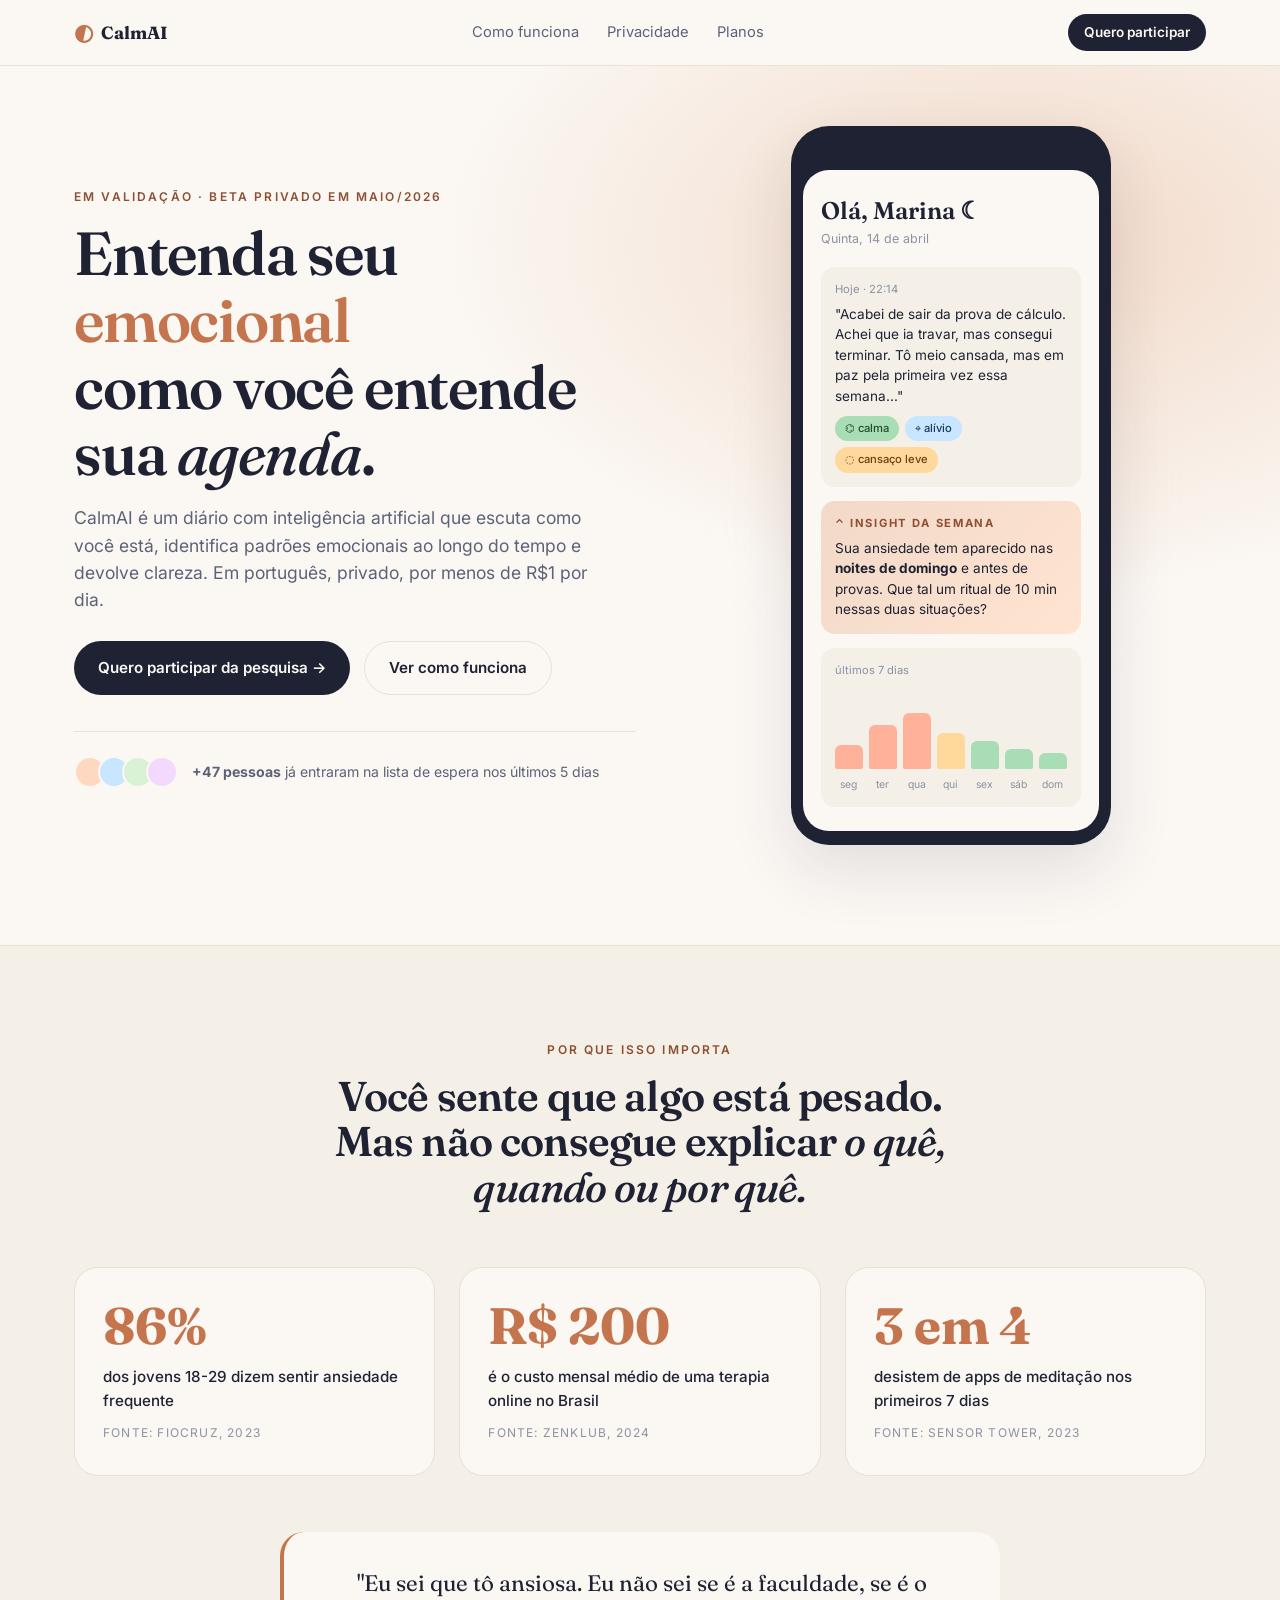
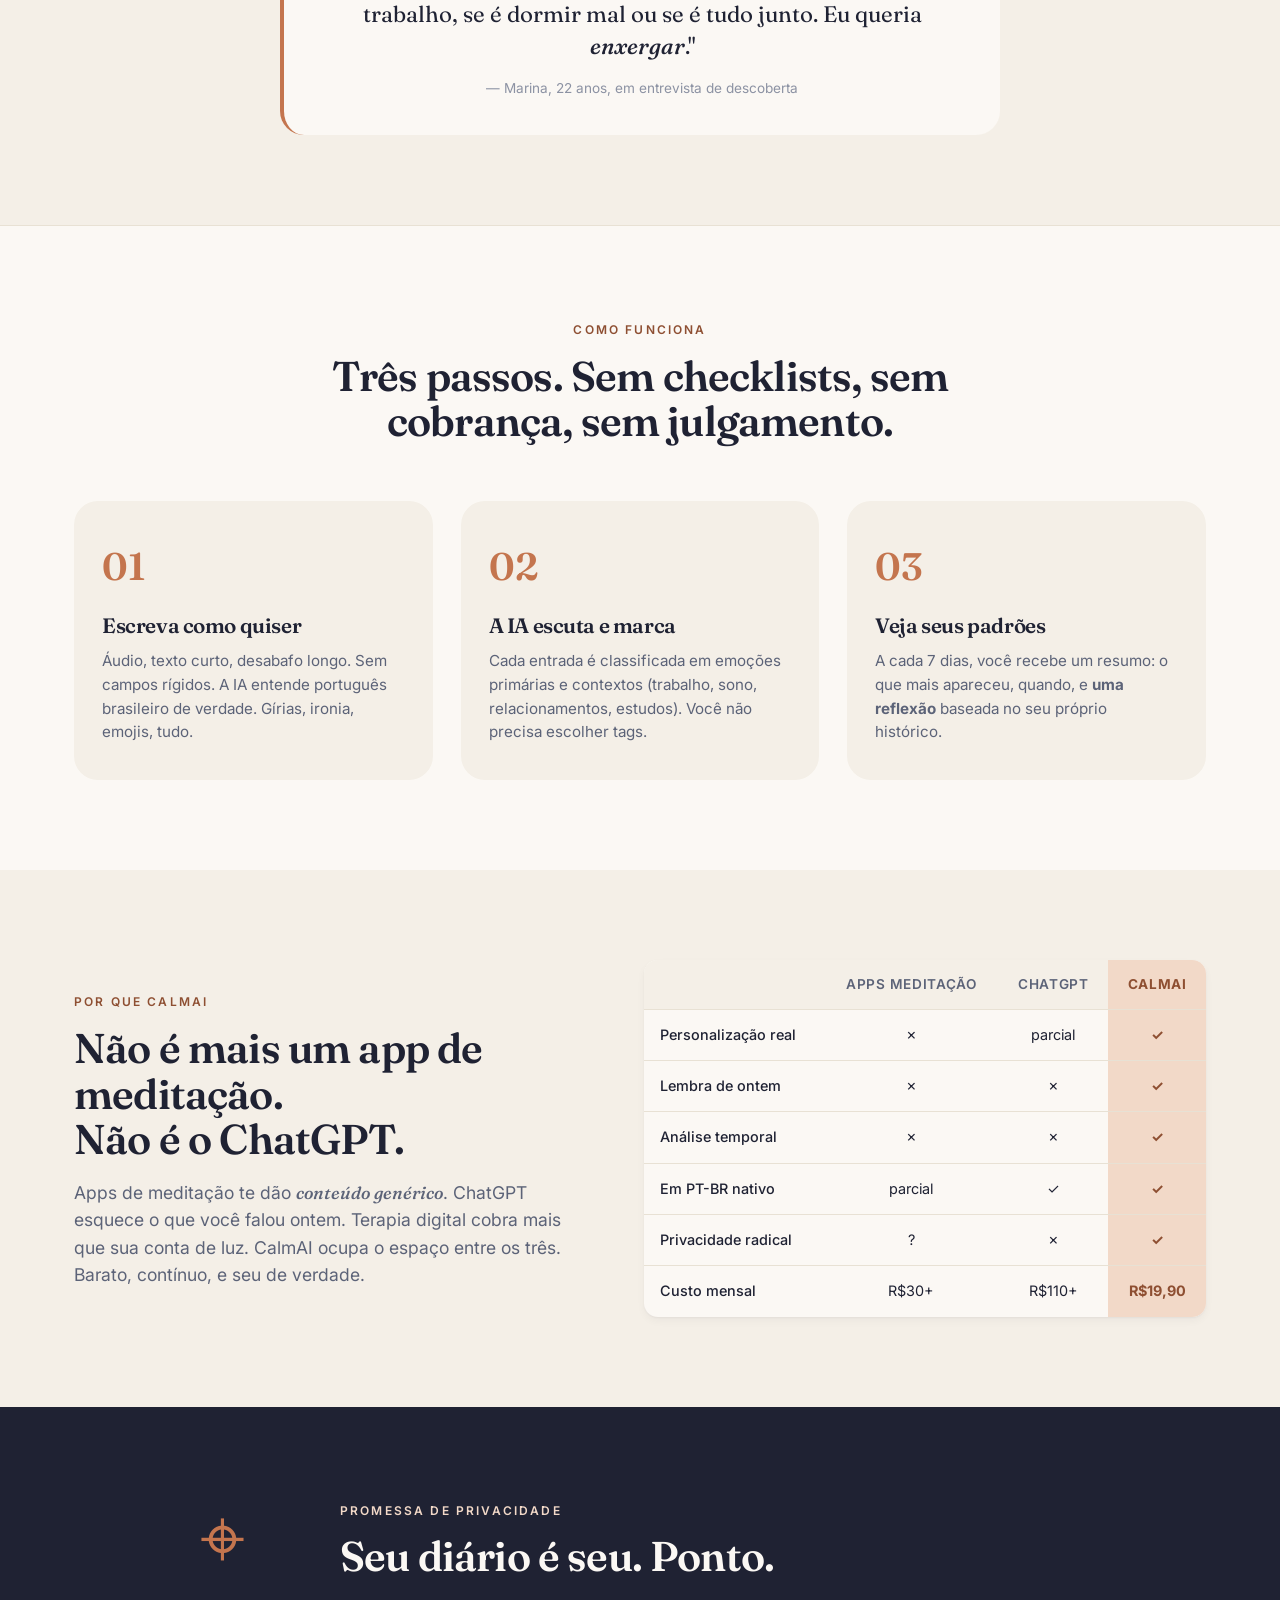
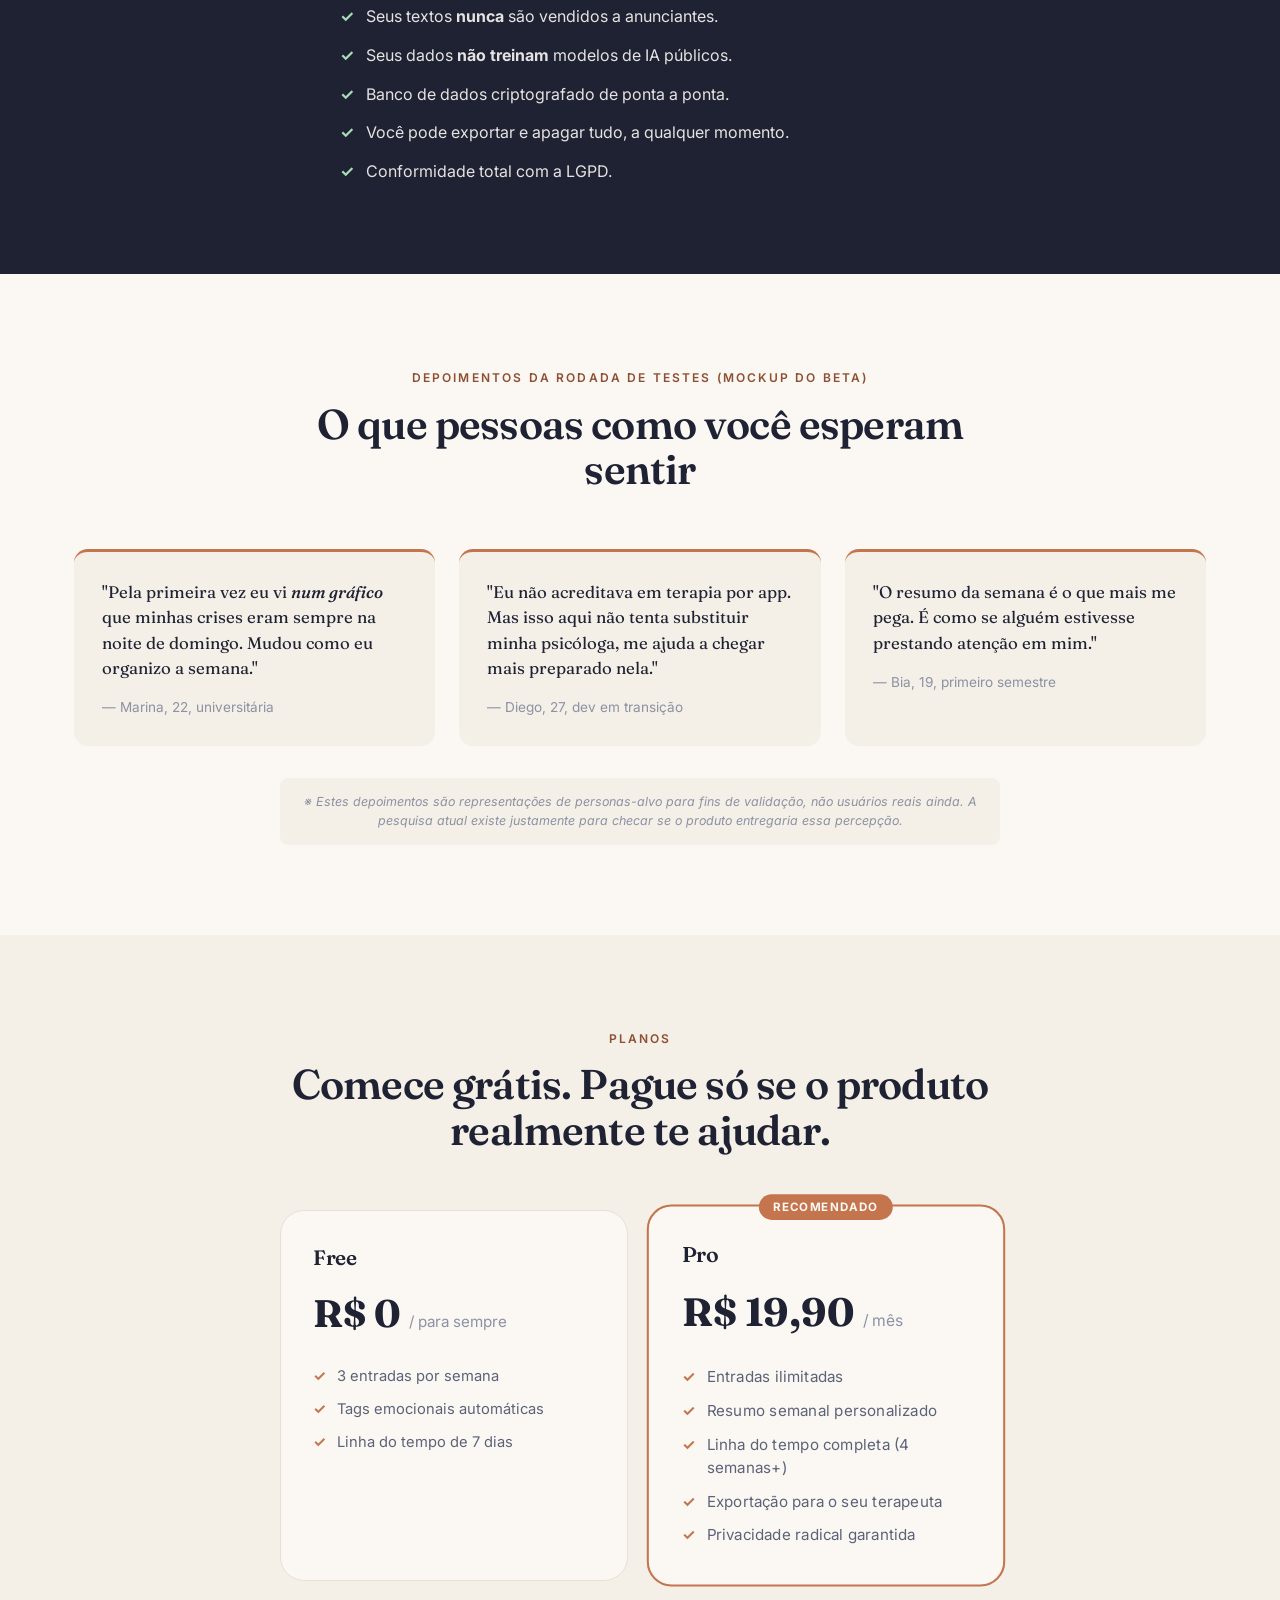
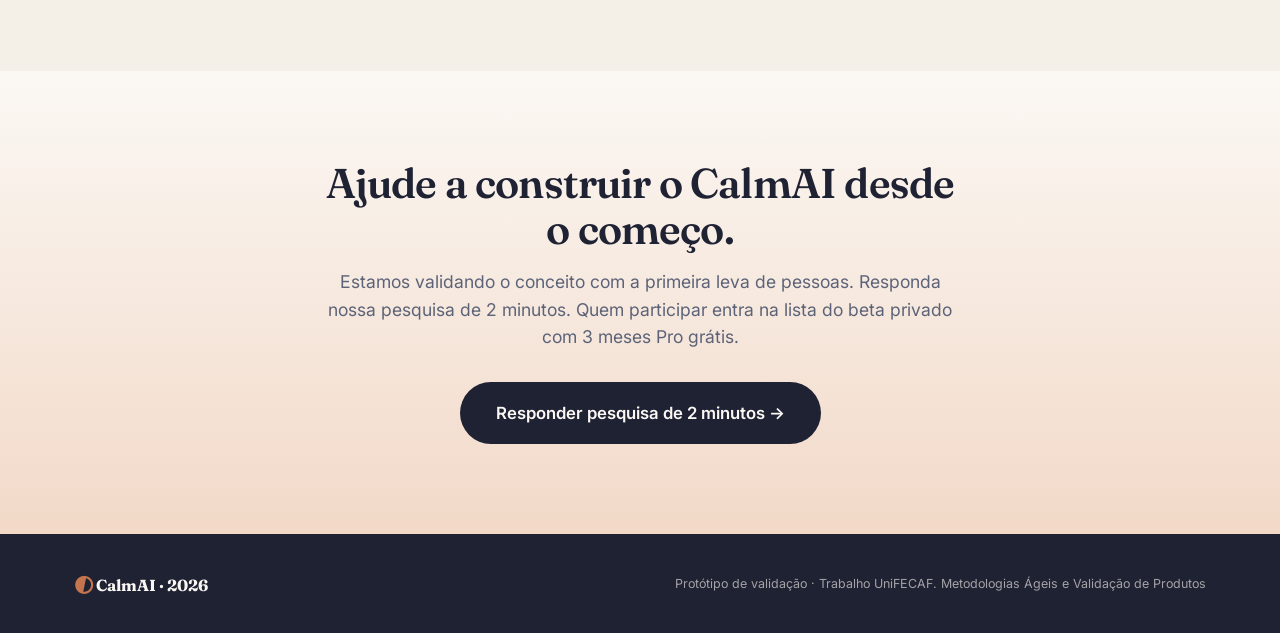
<file: prototipo/index.html>
<!DOCTYPE html>
<html lang="pt-BR">

<head>
  <meta charset="UTF-8">
  <meta name="viewport" content="width=device-width, initial-scale=1.0">
  <title>CalmAI. Entenda seu emocional como você entende sua agenda</title>
  <meta name="description"
    content="Diário emocional com IA em português. Escreva como se sentindo, descubra padrões, encontre clareza. Privado e por menos de R$1/dia.">
  <link rel="stylesheet" href="style.css">
  <link rel="preconnect" href="https://fonts.googleapis.com">
  <link rel="preconnect" href="https://fonts.gstatic.com" crossorigin>
  <link
    href="https://fonts.googleapis.com/css2?family=Inter:wght@400;500;600;700;800&family=Fraunces:opsz,wght@9..144,400;9..144,600;9..144,800&display=swap"
    rel="stylesheet">
</head>

<body>

  <!-- NAV -->
  <nav class="nav">
    <div class="container nav-inner">
      <a href="#" class="brand">
        <span class="brand-mark">◐</span>
        <span class="brand-text">CalmAI</span>
      </a>
      <div class="nav-links">
        <a href="#como-funciona">Como funciona</a>
        <a href="#privacidade">Privacidade</a>
        <a href="#planos">Planos</a>
      </div>
      <a href="#cta" class="btn btn-ghost-mini">Quero participar</a>
    </div>
  </nav>

  <!-- HERO -->
  <header class="hero">
    <div class="container hero-grid">
      <div class="hero-copy">
        <span class="eyebrow">Em validação · Beta privado em maio/2026</span>
        <h1>
          Entenda seu <span class="accent">emocional</span><br>
          como você entende sua <em>agenda</em>.
        </h1>
        <p class="lede">
          CalmAI é um diário com inteligência artificial que escuta como você está,
          identifica padrões emocionais ao longo do tempo e devolve clareza. Em português, privado, por menos de R$1 por
          dia.
        </p>
        <div class="cta-row">
          <a href="#cta" class="btn btn-primary">Quero participar da pesquisa →</a>
          <a href="#como-funciona" class="btn btn-ghost">Ver como funciona</a>
        </div>
        <div class="proof">
          <div class="avatars">
            <span class="avatar" style="background:#FFD8C2"></span>
            <span class="avatar" style="background:#C8E6FF"></span>
            <span class="avatar" style="background:#D9F2D6"></span>
            <span class="avatar" style="background:#F4D9FF"></span>
          </div>
          <div class="proof-text">
            <strong>+47 pessoas</strong> já entraram na lista de espera nos últimos 5 dias
          </div>
        </div>
      </div>

      <div class="hero-mock">
        <div class="phone">
          <div class="phone-notch"></div>
          <div class="phone-screen">
            <div class="app-header">
              <div class="app-greeting">Olá, Marina ☾</div>
              <div class="app-date">Quinta, 14 de abril</div>
            </div>

            <div class="entry-card">
              <div class="entry-meta">Hoje · 22:14</div>
              <p class="entry-text">"Acabei de sair da prova de cálculo. Achei que ia
                travar, mas consegui terminar. Tô meio cansada, mas em paz pela primeira
                vez essa semana..."</p>
              <div class="entry-tags">
                <span class="tag tag-calma">⌬ calma</span>
                <span class="tag tag-alivio">⌖ alívio</span>
                <span class="tag tag-cansaco">◌ cansaço leve</span>
              </div>
            </div>

            <div class="insight-card">
              <div class="insight-label">⌃ insight da semana</div>
              <div class="insight-text">
                Sua ansiedade tem aparecido nas <strong>noites de domingo</strong> e
                antes de provas. Que tal um ritual de 10 min nessas duas situações?
              </div>
            </div>

            <div class="timeline">
              <div class="timeline-label">últimos 7 dias</div>
              <div class="timeline-bars">
                <span class="bar" style="height:30%; background:#FFB199"></span>
                <span class="bar" style="height:55%; background:#FFB199"></span>
                <span class="bar" style="height:70%; background:#FFB199"></span>
                <span class="bar" style="height:45%; background:#FFD89C"></span>
                <span class="bar" style="height:35%; background:#A8DDB5"></span>
                <span class="bar" style="height:25%; background:#A8DDB5"></span>
                <span class="bar" style="height:20%; background:#A8DDB5"></span>
              </div>
              <div class="timeline-axis">
                <span>seg</span><span>ter</span><span>qua</span><span>qui</span><span>sex</span><span>sáb</span><span>dom</span>
              </div>
            </div>
          </div>
        </div>
        <div class="phone-glow"></div>
      </div>
    </div>
  </header>

  <!-- PROBLEMA -->
  <section class="section section-problem">
    <div class="container">
      <div class="section-head">
        <span class="eyebrow">por que isso importa</span>
        <h2>Você sente que algo está pesado.<br>Mas não consegue explicar <em>o quê, quando ou por quê.</em></h2>
      </div>

      <div class="stats-grid">
        <div class="stat">
          <div class="stat-number">86%</div>
          <div class="stat-label">dos jovens 18-29 dizem sentir ansiedade frequente</div>
          <div class="stat-source">Fonte: FioCruz, 2023</div>
        </div>
        <div class="stat">
          <div class="stat-number">R$ 200</div>
          <div class="stat-label">é o custo mensal médio de uma terapia online no Brasil</div>
          <div class="stat-source">Fonte: Zenklub, 2024</div>
        </div>
        <div class="stat">
          <div class="stat-number">3 em 4</div>
          <div class="stat-label">desistem de apps de meditação nos primeiros 7 dias</div>
          <div class="stat-source">Fonte: Sensor Tower, 2023</div>
        </div>
      </div>

      <div class="quote-card">
        <p>"Eu sei que tô ansiosa. Eu não sei se é a faculdade, se é o trabalho,
          se é dormir mal ou se é tudo junto. Eu queria <em>enxergar</em>."</p>
        <footer>— Marina, 22 anos, em entrevista de descoberta</footer>
      </div>
    </div>
  </section>

  <!-- COMO FUNCIONA -->
  <section id="como-funciona" class="section section-how">
    <div class="container">
      <div class="section-head">
        <span class="eyebrow">como funciona</span>
        <h2>Três passos. Sem checklists, sem cobrança, sem julgamento.</h2>
      </div>

      <div class="how-grid">
        <article class="how-card">
          <div class="how-num">01</div>
          <h3>Escreva como quiser</h3>
          <p>Áudio, texto curto, desabafo longo. Sem campos rígidos. A IA entende
            português brasileiro de verdade. Gírias, ironia, emojis, tudo.</p>
        </article>

        <article class="how-card">
          <div class="how-num">02</div>
          <h3>A IA escuta e marca</h3>
          <p>Cada entrada é classificada em emoções primárias e contextos
            (trabalho, sono, relacionamentos, estudos). Você não precisa escolher tags.</p>
        </article>

        <article class="how-card">
          <div class="how-num">03</div>
          <h3>Veja seus padrões</h3>
          <p>A cada 7 dias, você recebe um resumo: o que mais apareceu, quando,
            e <strong>uma reflexão</strong> baseada no seu próprio histórico.</p>
        </article>
      </div>
    </div>
  </section>

  <!-- DIFERENCIAL -->
  <section class="section section-diff">
    <div class="container">
      <div class="diff-grid">
        <div>
          <span class="eyebrow">por que CalmAI</span>
          <h2>Não é mais um app de meditação.<br>Não é o ChatGPT.</h2>
          <p class="lede">
            Apps de meditação te dão <em>conteúdo genérico</em>. ChatGPT esquece o
            que você falou ontem. Terapia digital cobra mais que sua conta de luz.
            CalmAI ocupa o espaço entre os três. Barato, contínuo, e seu de verdade.
          </p>
        </div>

        <table class="compare">
          <thead>
            <tr>
              <th></th>
              <th>Apps meditação</th>
              <th>ChatGPT</th>
              <th class="us">CalmAI</th>
            </tr>
          </thead>
          <tbody>
            <tr>
              <td>Personalização real</td>
              <td>✗</td>
              <td>parcial</td>
              <td class="us">✓</td>
            </tr>
            <tr>
              <td>Lembra de ontem</td>
              <td>✗</td>
              <td>✗</td>
              <td class="us">✓</td>
            </tr>
            <tr>
              <td>Análise temporal</td>
              <td>✗</td>
              <td>✗</td>
              <td class="us">✓</td>
            </tr>
            <tr>
              <td>Em PT-BR nativo</td>
              <td>parcial</td>
              <td>✓</td>
              <td class="us">✓</td>
            </tr>
            <tr>
              <td>Privacidade radical</td>
              <td>?</td>
              <td>✗</td>
              <td class="us">✓</td>
            </tr>
            <tr>
              <td>Custo mensal</td>
              <td>R$30+</td>
              <td>R$110+</td>
              <td class="us">R$19,90</td>
            </tr>
          </tbody>
        </table>
      </div>
    </div>
  </section>

  <!-- PRIVACIDADE -->
  <section id="privacidade" class="section section-privacy">
    <div class="container">
      <div class="privacy-card">
        <div class="privacy-icon">⌖</div>
        <div>
          <span class="eyebrow">promessa de privacidade</span>
          <h2>Seu diário é seu. Ponto.</h2>
          <ul class="privacy-list">
            <li>Seus textos <strong>nunca</strong> são vendidos a anunciantes.</li>
            <li>Seus dados <strong>não treinam</strong> modelos de IA públicos.</li>
            <li>Banco de dados criptografado de ponta a ponta.</li>
            <li>Você pode exportar e apagar tudo, a qualquer momento.</li>
            <li>Conformidade total com a LGPD.</li>
          </ul>
        </div>
      </div>
    </div>
  </section>

  <!-- DEPOIMENTOS (sinalizados como mockup) -->
  <section class="section section-quotes">
    <div class="container">
      <div class="section-head">
        <span class="eyebrow">depoimentos da rodada de testes (mockup do beta)</span>
        <h2>O que pessoas como você esperam sentir</h2>
      </div>

      <div class="quotes-grid">
        <div class="quote">
          <p>"Pela primeira vez eu vi <em>num gráfico</em> que minhas crises eram
            sempre na noite de domingo. Mudou como eu organizo a semana."</p>
          <footer>— Marina, 22, universitária</footer>
        </div>
        <div class="quote">
          <p>"Eu não acreditava em terapia por app. Mas isso aqui não tenta
            substituir minha psicóloga, me ajuda a chegar mais preparado nela."</p>
          <footer>— Diego, 27, dev em transição</footer>
        </div>
        <div class="quote">
          <p>"O resumo da semana é o que mais me pega. É como se alguém estivesse
            prestando atenção em mim."</p>
          <footer>— Bia, 19, primeiro semestre</footer>
        </div>
      </div>

      <div class="mockup-disclaimer">
        ※ Estes depoimentos são representações de personas-alvo para fins de validação,
        não usuários reais ainda. A pesquisa atual existe justamente para checar se o
        produto entregaria essa percepção.
      </div>
    </div>
  </section>

  <!-- PLANOS -->
  <section id="planos" class="section section-plans">
    <div class="container">
      <div class="section-head">
        <span class="eyebrow">planos</span>
        <h2>Comece grátis. Pague só se o produto realmente te ajudar.</h2>
      </div>
      <div class="plans-grid">
        <div class="plan">
          <h3>Free</h3>
          <div class="plan-price">R$ 0 <small>/ para sempre</small></div>
          <ul>
            <li>3 entradas por semana</li>
            <li>Tags emocionais automáticas</li>
            <li>Linha do tempo de 7 dias</li>
          </ul>
        </div>
        <div class="plan plan-featured">
          <div class="plan-flag">recomendado</div>
          <h3>Pro</h3>
          <div class="plan-price">R$ 19,90 <small>/ mês</small></div>
          <ul>
            <li>Entradas ilimitadas</li>
            <li>Resumo semanal personalizado</li>
            <li>Linha do tempo completa (4 semanas+)</li>
            <li>Exportação para o seu terapeuta</li>
            <li>Privacidade radical garantida</li>
          </ul>
        </div>
      </div>
    </div>
  </section>

  <!-- CTA FINAL -->
  <section id="cta" class="section section-cta">
    <div class="container cta-inner">
      <h2>Ajude a construir o CalmAI desde o começo.</h2>
      <p>Estamos validando o conceito com a primeira leva de pessoas. Responda
        nossa pesquisa de 2 minutos. Quem participar entra na lista do beta privado
        com 3 meses Pro grátis.</p>
      <a href="https://ew6ugu8k8ch.typeform.com/to/KJ2Rsmme" target="_blank" rel="noopener"
        class="btn btn-primary btn-large">
        Responder pesquisa de 2 minutos →
      </a>
    </div>
  </section>

  <!-- FOOTER -->
  <footer class="footer">
    <div class="container footer-inner">
      <div class="footer-brand">
        <span class="brand-mark">◐</span> CalmAI · 2026
      </div>
      <div class="footer-meta">
        Protótipo de validação · Trabalho UniFECAF. Metodologias Ágeis e Validação de Produtos
      </div>
    </div>
  </footer>

</body>

</html>
</file>
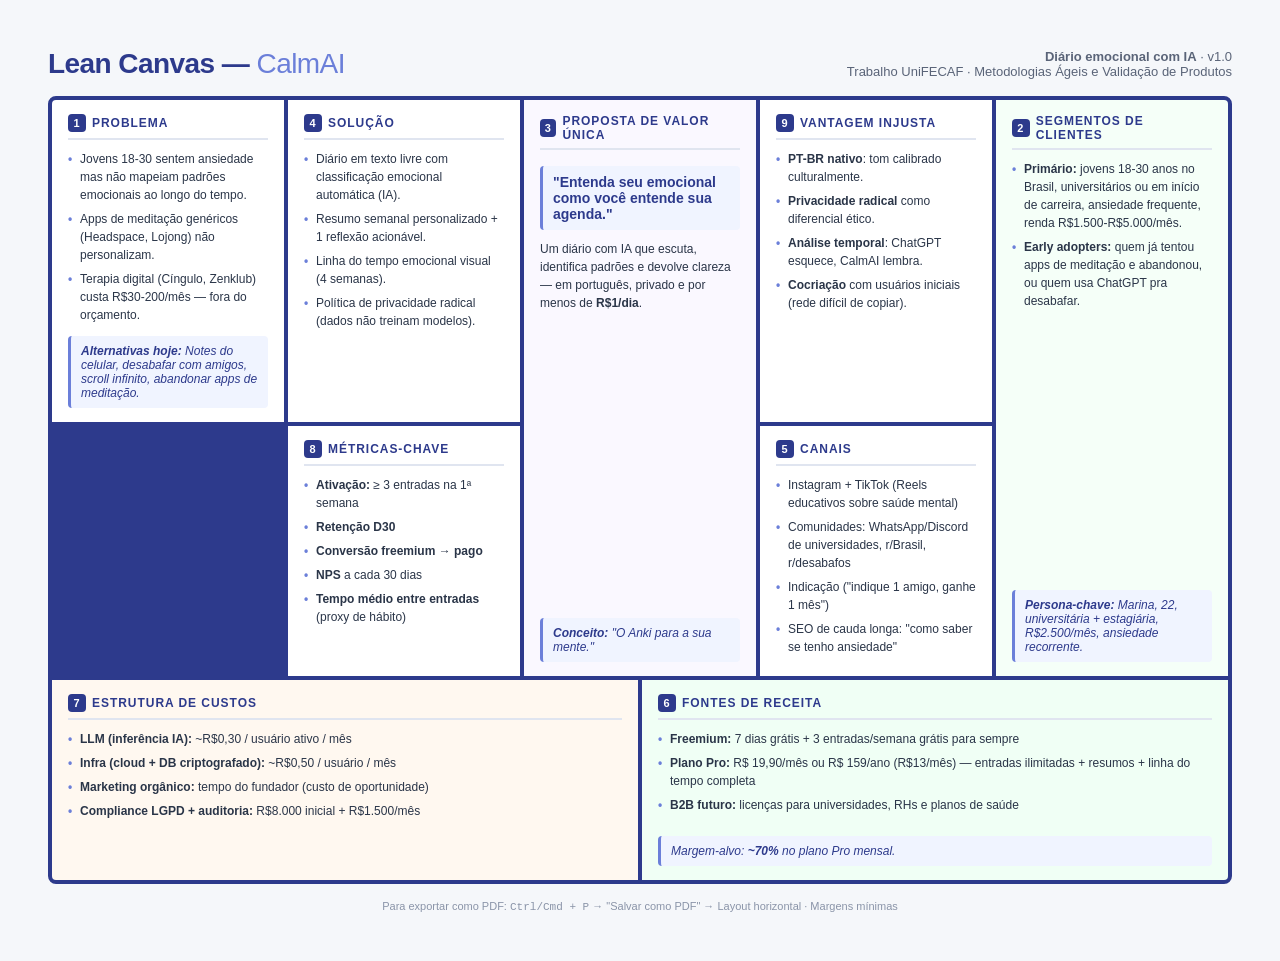
<file: canvas/lean-canvas.html>
<!DOCTYPE html>
<html lang="pt-BR">
<head>
<meta charset="UTF-8">
<meta name="viewport" content="width=device-width, initial-scale=1.0">
<title>Lean Canvas — CalmAI</title>
<style>
  * { box-sizing: border-box; margin: 0; padding: 0; }
  html, body {
    font-family: -apple-system, BlinkMacSystemFont, 'Segoe UI', Roboto, sans-serif;
    background: #f5f7fa;
    color: #1a2332;
    padding: 24px;
    -webkit-print-color-adjust: exact;
    print-color-adjust: exact;
  }
  .header {
    max-width: 1400px;
    margin: 0 auto 16px;
    display: flex;
    align-items: center;
    justify-content: space-between;
    flex-wrap: wrap;
    gap: 16px;
  }
  .header h1 {
    font-size: 28px;
    color: #2d3a8c;
    letter-spacing: -0.02em;
  }
  .header h1 span { color: #6b7fd9; font-weight: 400; }
  .header .meta {
    font-size: 13px;
    color: #5a6478;
    text-align: right;
  }
  .canvas {
    max-width: 1400px;
    margin: 0 auto;
    display: grid;
    grid-template-columns: repeat(10, 1fr);
    grid-template-rows: repeat(2, minmax(200px, auto));
    gap: 4px;
    background: #2d3a8c;
    border: 4px solid #2d3a8c;
    border-radius: 8px;
    overflow: hidden;
  }
  .block {
    background: #fff;
    padding: 14px 16px;
    display: flex;
    flex-direction: column;
    min-height: 200px;
  }
  .block h3 {
    font-size: 12px;
    text-transform: uppercase;
    letter-spacing: 0.08em;
    color: #2d3a8c;
    border-bottom: 2px solid #e0e5f0;
    padding-bottom: 6px;
    margin-bottom: 10px;
    font-weight: 700;
    display: flex;
    align-items: center;
    gap: 6px;
  }
  .block .num {
    background: #2d3a8c;
    color: #fff;
    width: 18px;
    height: 18px;
    border-radius: 4px;
    font-size: 11px;
    display: inline-flex;
    align-items: center;
    justify-content: center;
    font-weight: 700;
  }
  .block ul { list-style: none; font-size: 12px; line-height: 1.5; color: #2a3548; }
  .block ul li { margin-bottom: 6px; padding-left: 12px; position: relative; }
  .block ul li::before {
    content: "•";
    position: absolute;
    left: 0;
    color: #6b7fd9;
    font-weight: bold;
  }
  .block .highlight {
    background: #f0f4ff;
    padding: 8px 10px;
    border-radius: 4px;
    border-left: 3px solid #6b7fd9;
    font-size: 12px;
    font-style: italic;
    color: #2d3a8c;
    margin-top: 6px;
  }

  /* Layout grid Lean Canvas (10 col x 2 row) */
  /* Linha 1: Problema(2) Solução(2) Proposta(2) Vantagem(2) Segmentos(2) */
  /* Linha 2: Métricas(2) ----- Canais(2) -----  Custos(3) Receitas(3) */
  /* Atualizado para clássico 5x2 */
  .b-problema  { grid-column: 1 / 3; grid-row: 1 / 2; }
  .b-solucao   { grid-column: 3 / 5; grid-row: 1 / 2; }
  .b-proposta  { grid-column: 5 / 7; grid-row: 1 / 3; background: #faf8ff; }
  .b-vantagem  { grid-column: 7 / 9; grid-row: 1 / 2; }
  .b-segmentos { grid-column: 9 / 11; grid-row: 1 / 3; background: #f5fff8; }
  .b-metricas  { grid-column: 3 / 5; grid-row: 2 / 3; }
  .b-canais    { grid-column: 7 / 9; grid-row: 2 / 3; }
  .b-problema-alt { grid-column: 1 / 3; grid-row: 2 / 3; }
  .b-custos    { grid-column: 1 / 6; grid-row: 3 / 4; background: #fff8f0; }
  .b-receitas  { grid-column: 6 / 11; grid-row: 3 / 4; background: #f0fff5; }

  .canvas {
    grid-template-rows: minmax(220px, auto) minmax(220px, auto) minmax(180px, auto);
  }

  .footer {
    max-width: 1400px;
    margin: 16px auto 0;
    text-align: center;
    font-size: 11px;
    color: #8a94a8;
  }

  @media print {
    body { padding: 0; background: #fff; }
    .canvas { box-shadow: none; }
    @page { size: A3 landscape; margin: 8mm; }
  }
  @media (max-width: 900px) {
    .canvas { display: flex; flex-direction: column; }
    .block { min-height: auto; }
  }
</style>
</head>
<body>

<div class="header">
  <h1>Lean Canvas — <span>CalmAI</span></h1>
  <div class="meta">
    <strong>Diário emocional com IA</strong> · v1.0<br>
    Trabalho UniFECAF · Metodologias Ágeis e Validação de Produtos
  </div>
</div>

<div class="canvas">

  <div class="block b-problema">
    <h3><span class="num">1</span> Problema</h3>
    <ul>
      <li>Jovens 18-30 sentem ansiedade mas não mapeiam padrões emocionais ao longo do tempo.</li>
      <li>Apps de meditação genéricos (Headspace, Lojong) não personalizam.</li>
      <li>Terapia digital (Cíngulo, Zenklub) custa R$30-200/mês — fora do orçamento.</li>
    </ul>
    <div class="highlight"><strong>Alternativas hoje:</strong> Notes do celular, desabafar com amigos, scroll infinito, abandonar apps de meditação.</div>
  </div>

  <div class="block b-solucao">
    <h3><span class="num">4</span> Solução</h3>
    <ul>
      <li>Diário em texto livre com classificação emocional automática (IA).</li>
      <li>Resumo semanal personalizado + 1 reflexão acionável.</li>
      <li>Linha do tempo emocional visual (4 semanas).</li>
      <li>Política de privacidade radical (dados não treinam modelos).</li>
    </ul>
  </div>

  <div class="block b-proposta">
    <h3><span class="num">3</span> Proposta de Valor Única</h3>
    <div class="highlight" style="font-size:14px; font-style:normal;">
      <strong>"Entenda seu emocional como você entende sua agenda."</strong>
    </div>
    <p style="font-size:12px; line-height:1.5; margin-top:10px; color:#2a3548;">
      Um diário com IA que escuta, identifica padrões e devolve clareza — em português,
      privado e por menos de <strong>R$1/dia</strong>.
    </p>
    <div class="highlight" style="margin-top:auto;">
      <strong>Conceito:</strong> "O Anki para a sua mente."
    </div>
  </div>

  <div class="block b-vantagem">
    <h3><span class="num">9</span> Vantagem Injusta</h3>
    <ul>
      <li><strong>PT-BR nativo</strong>: tom calibrado culturalmente.</li>
      <li><strong>Privacidade radical</strong> como diferencial ético.</li>
      <li><strong>Análise temporal</strong>: ChatGPT esquece, CalmAI lembra.</li>
      <li><strong>Cocriação</strong> com usuários iniciais (rede difícil de copiar).</li>
    </ul>
  </div>

  <div class="block b-segmentos">
    <h3><span class="num">2</span> Segmentos de Clientes</h3>
    <ul>
      <li><strong>Primário:</strong> jovens 18-30 anos no Brasil, universitários ou em início de carreira, ansiedade frequente, renda R$1.500-R$5.000/mês.</li>
      <li><strong>Early adopters:</strong> quem já tentou apps de meditação e abandonou, ou quem usa ChatGPT pra desabafar.</li>
    </ul>
    <div class="highlight" style="margin-top:auto;">
      <strong>Persona-chave:</strong> Marina, 22, universitária + estagiária, R$2.500/mês, ansiedade recorrente.
    </div>
  </div>

  <div class="block b-problema-alt">
    <h3><span class="num">8</span> Métricas-Chave</h3>
    <ul>
      <li><strong>Ativação:</strong> ≥ 3 entradas na 1ª semana</li>
      <li><strong>Retenção D30</strong></li>
      <li><strong>Conversão freemium → pago</strong></li>
      <li><strong>NPS</strong> (a cada 30 dias)</li>
      <li><strong>Tempo médio entre entradas</strong> (proxy de hábito)</li>
    </ul>
  </div>

  <div class="block b-metricas">
    <h3><span class="num">8</span> Métricas-Chave</h3>
    <ul>
      <li><strong>Ativação:</strong> ≥ 3 entradas na 1ª semana</li>
      <li><strong>Retenção D30</strong></li>
      <li><strong>Conversão freemium → pago</strong></li>
      <li><strong>NPS</strong> a cada 30 dias</li>
      <li><strong>Tempo médio entre entradas</strong> (proxy de hábito)</li>
    </ul>
  </div>

  <div class="block b-canais">
    <h3><span class="num">5</span> Canais</h3>
    <ul>
      <li>Instagram + TikTok (Reels educativos sobre saúde mental)</li>
      <li>Comunidades: WhatsApp/Discord de universidades, r/Brasil, r/desabafos</li>
      <li>Indicação ("indique 1 amigo, ganhe 1 mês")</li>
      <li>SEO de cauda longa: "como saber se tenho ansiedade"</li>
    </ul>
  </div>

  <div class="block b-custos">
    <h3><span class="num">7</span> Estrutura de Custos</h3>
    <ul>
      <li><strong>LLM (inferência IA):</strong> ~R$0,30 / usuário ativo / mês</li>
      <li><strong>Infra (cloud + DB criptografado):</strong> ~R$0,50 / usuário / mês</li>
      <li><strong>Marketing orgânico:</strong> tempo do fundador (custo de oportunidade)</li>
      <li><strong>Compliance LGPD + auditoria:</strong> R$8.000 inicial + R$1.500/mês</li>
    </ul>
  </div>

  <div class="block b-receitas">
    <h3><span class="num">6</span> Fontes de Receita</h3>
    <ul>
      <li><strong>Freemium:</strong> 7 dias grátis + 3 entradas/semana grátis para sempre</li>
      <li><strong>Plano Pro:</strong> R$ 19,90/mês ou R$ 159/ano (R$13/mês) — entradas ilimitadas + resumos + linha do tempo completa</li>
      <li><strong>B2B futuro:</strong> licenças para universidades, RHs e planos de saúde</li>
    </ul>
    <div class="highlight" style="margin-top:auto;">
      Margem-alvo: <strong>~70%</strong> no plano Pro mensal.
    </div>
  </div>

</div>

<div class="footer">
  Para exportar como PDF: <kbd>Ctrl/Cmd + P</kbd> → "Salvar como PDF" → Layout horizontal · Margens mínimas
</div>

<script>
  // Remove o bloco duplicado de Métricas (artefato de evolução do layout)
  document.querySelector('.b-problema-alt').remove();
</script>

</body>
</html>
</file>
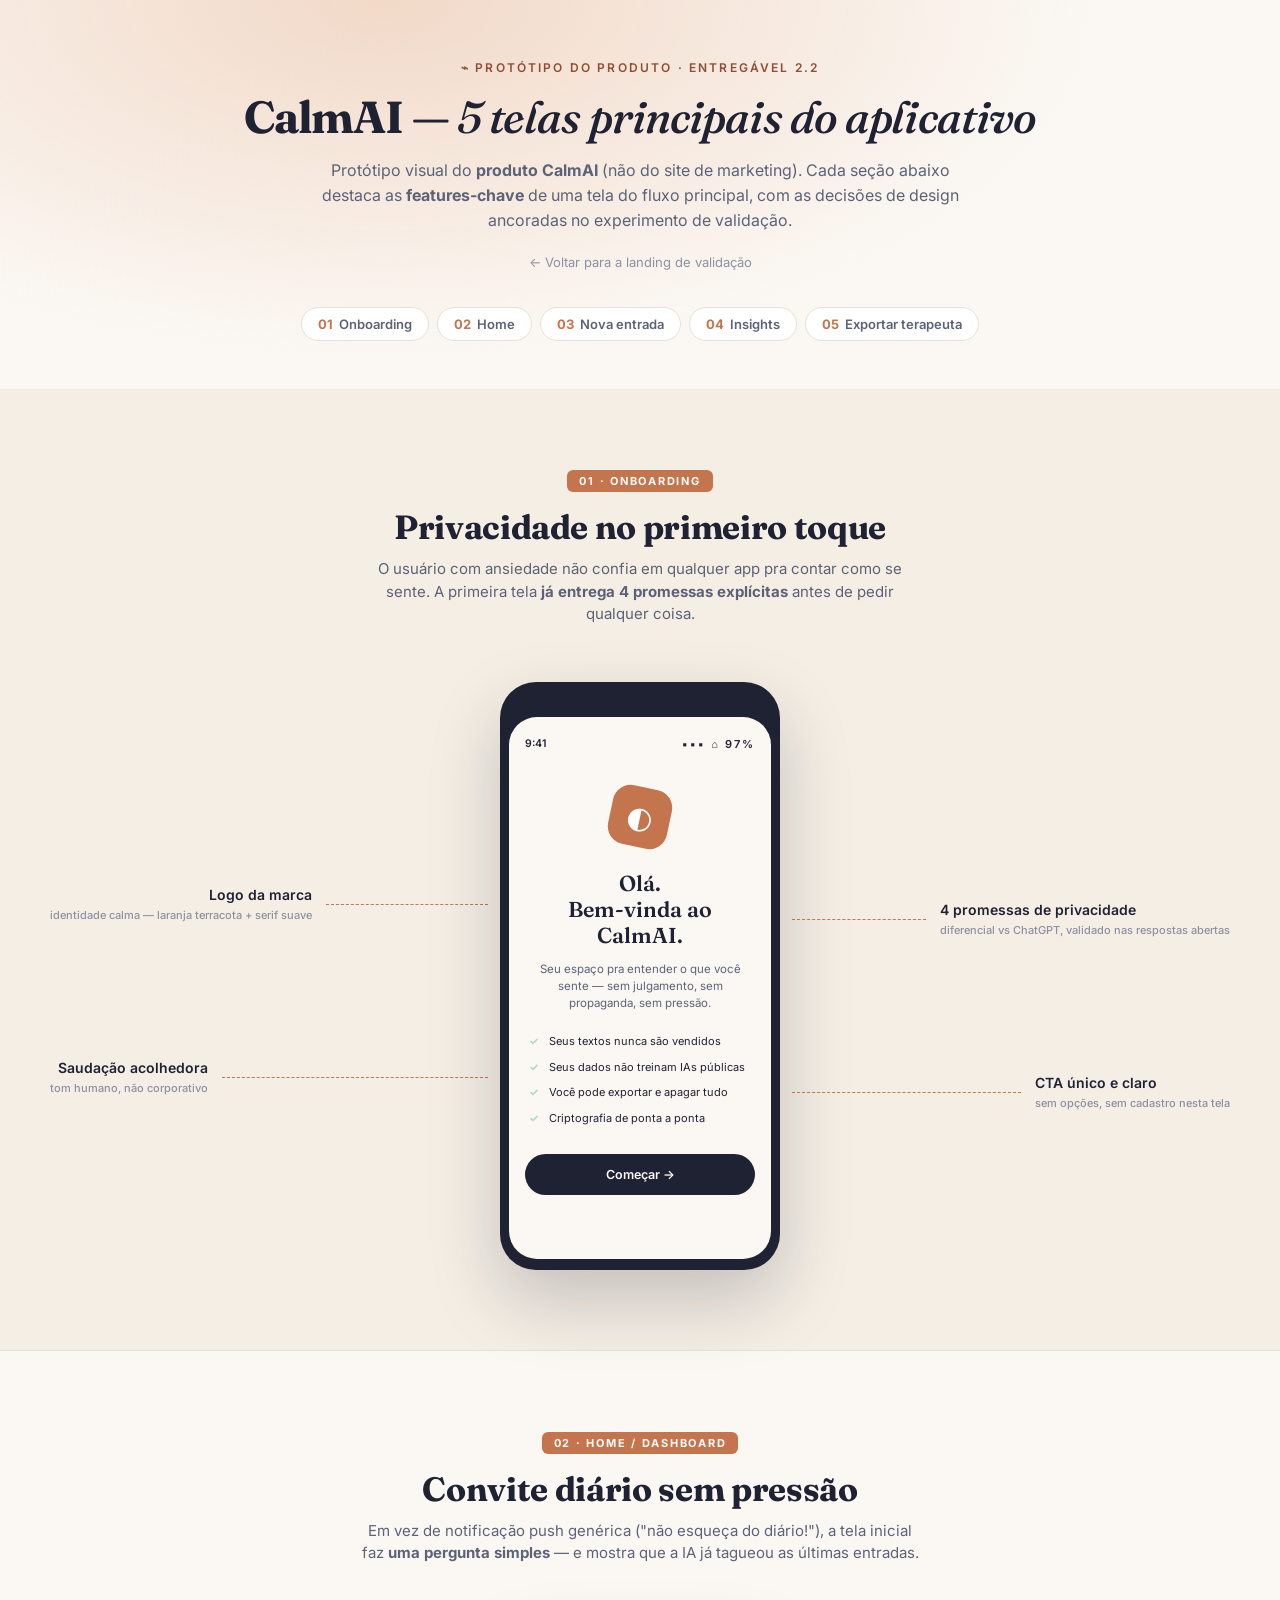
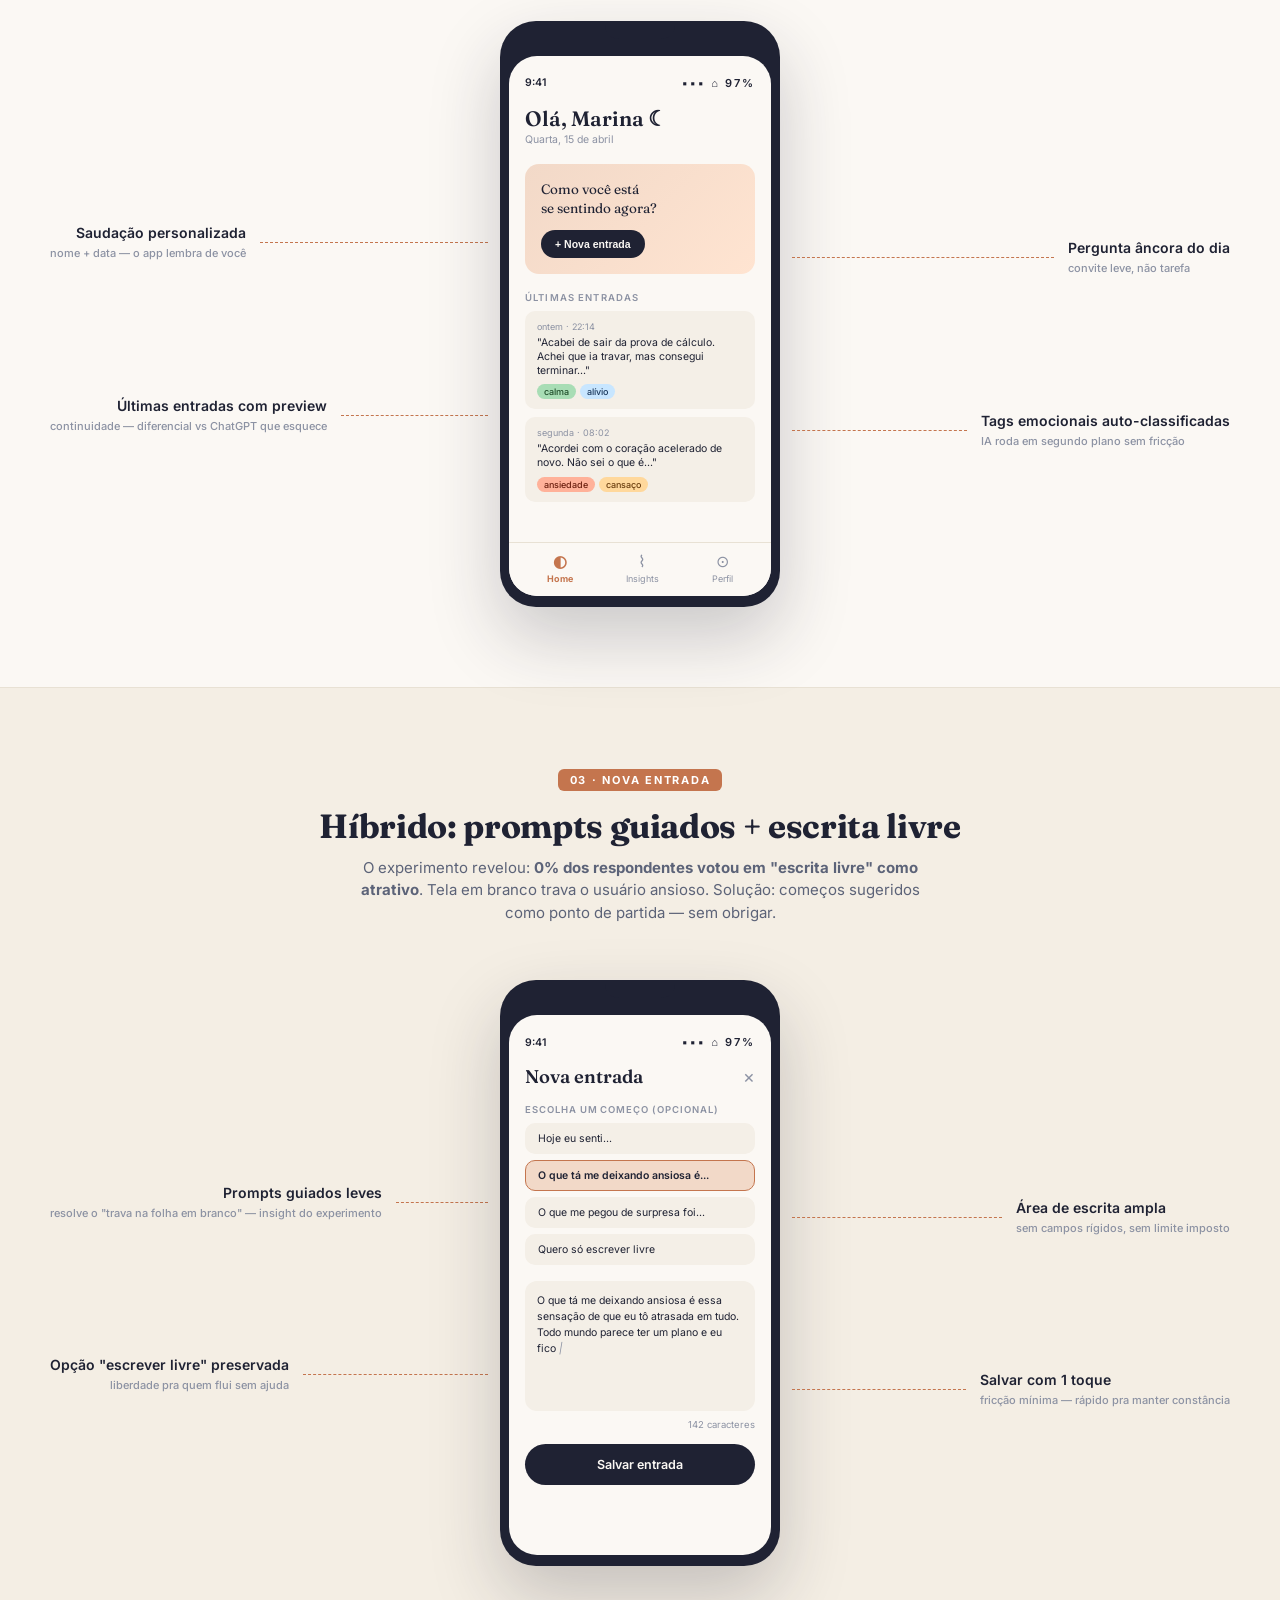
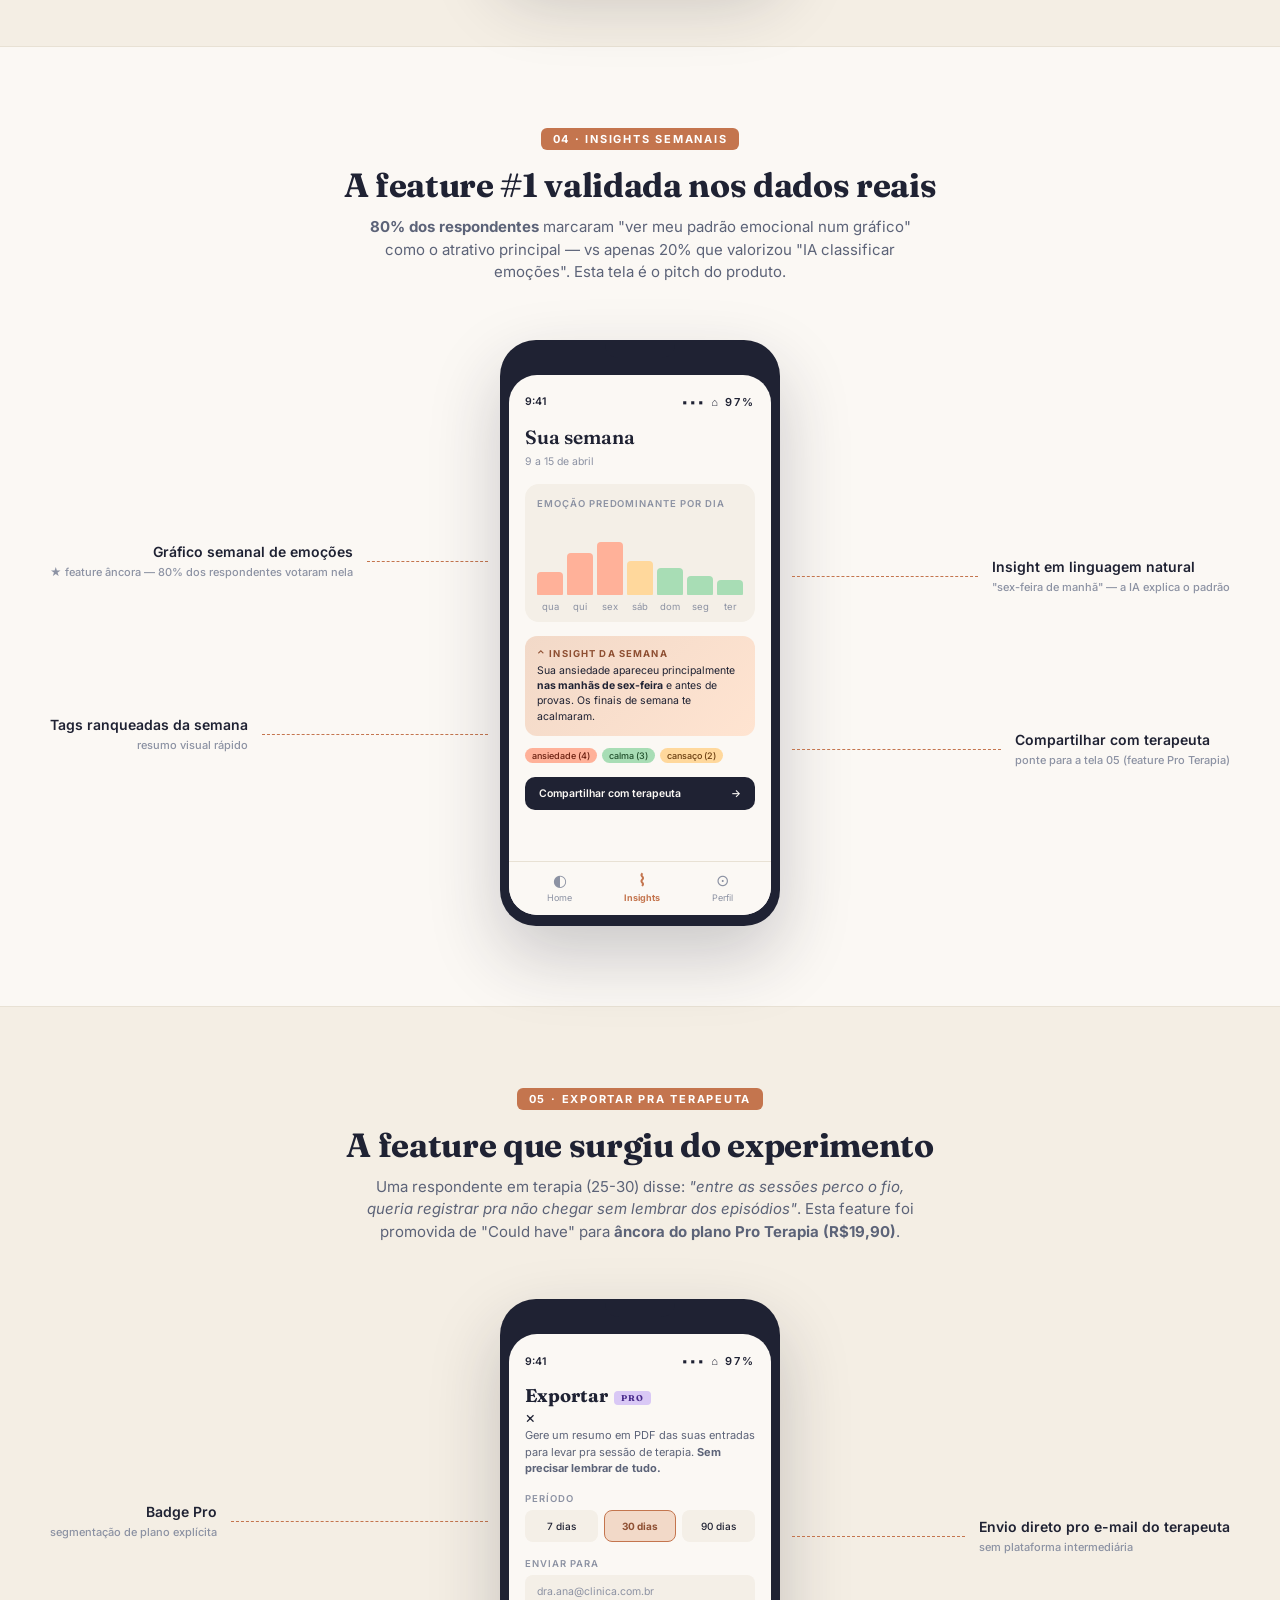
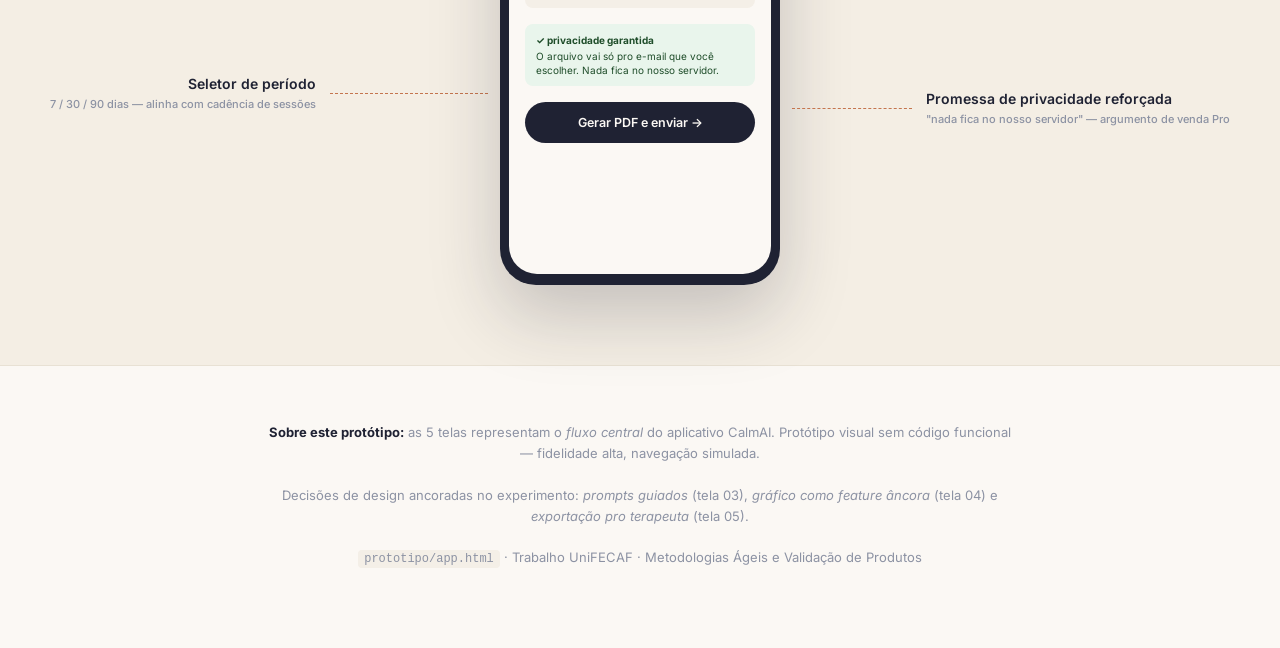
<file: prototipo/app.html>
<!DOCTYPE html>
<html lang="pt-BR">
<head>
<meta charset="UTF-8">
<meta name="viewport" content="width=device-width, initial-scale=1.0">
<title>CalmAI — Protótipo do Produto</title>
<link rel="preconnect" href="https://fonts.googleapis.com">
<link rel="preconnect" href="https://fonts.gstatic.com" crossorigin>
<link href="https://fonts.googleapis.com/css2?family=Inter:wght@400;500;600;700&family=Fraunces:opsz,wght@9..144,400;9..144,600;9..144,800&display=swap" rel="stylesheet">
<style>
  :root {
    --bg: #FBF8F4;
    --bg-section: #F4EEE4;
    --bg-soft: #F4EFE7;
    --ink: #1F2233;
    --ink-soft: #5C6378;
    --ink-mute: #8C92A3;
    --line: #E8E1D4;
    --accent: #C4754E;
    --accent-soft: #F2D9C8;
    --accent-deep: #8E4F32;
    --calm-1: #A8DDB5;
    --calm-2: #C8E6FF;
    --warn-1: #FFD89C;
    --warn-2: #FFB199;
    --purple: #D9C8F5;
    --ann-line: #C4754E;
  }
  * { box-sizing: border-box; margin: 0; padding: 0; }
  body {
    font-family: 'Inter', sans-serif;
    background: var(--bg);
    color: var(--ink);
    min-height: 100vh;
    -webkit-font-smoothing: antialiased;
  }

  /* ============================================================
     HEADER
  ============================================================ */
  .hdr {
    background:
      radial-gradient(ellipse 1200px 600px at 30% 0%, var(--accent-soft) 0%, transparent 60%),
      var(--bg);
    padding: 56px 24px 48px;
    text-align: center;
  }
  .hdr-inner { max-width: 900px; margin: 0 auto; }
  .hdr .eyebrow {
    display: inline-block;
    font-size: 12px;
    text-transform: uppercase;
    letter-spacing: 0.18em;
    color: var(--accent-deep);
    font-weight: 600;
    margin-bottom: 14px;
  }
  .hdr h1 {
    font-family: 'Fraunces', serif;
    font-size: clamp(2rem, 4vw, 2.8rem);
    letter-spacing: -0.02em;
    margin-bottom: 14px;
  }
  .hdr h1 em { font-style: italic; font-weight: 500; }
  .hdr p {
    color: var(--ink-soft);
    font-size: 1rem;
    max-width: 680px;
    margin: 0 auto;
    line-height: 1.55;
  }
  .hdr .back {
    display: inline-block;
    margin-top: 22px;
    font-size: 13px;
    color: var(--ink-mute);
    text-decoration: none;
  }
  .hdr .back:hover { color: var(--accent); }

  /* TOC nav under header */
  .toc {
    max-width: 1100px;
    margin: 36px auto 0;
    display: flex;
    flex-wrap: wrap;
    justify-content: center;
    gap: 8px;
  }
  .toc a {
    padding: 8px 16px;
    background: #fff;
    border: 1px solid var(--line);
    border-radius: 999px;
    font-size: 13px;
    font-weight: 600;
    color: var(--ink-soft);
    text-decoration: none;
    transition: all .15s;
  }
  .toc a:hover { color: var(--accent); border-color: var(--accent); transform: translateY(-1px); }
  .toc a strong { color: var(--accent); margin-right: 6px; }

  /* ============================================================
     SCREEN SECTION
  ============================================================ */
  .section {
    padding: 80px 24px 80px;
    border-bottom: 1px solid var(--line);
  }
  .section:nth-child(odd) { background: var(--bg); }
  .section:nth-child(even) { background: var(--bg-section); }

  .section-header {
    max-width: 900px;
    margin: 0 auto 56px;
    text-align: center;
  }
  .section-header .num-badge {
    display: inline-block;
    background: var(--accent);
    color: #fff;
    font-weight: 700;
    font-size: 11px;
    padding: 4px 12px;
    border-radius: 6px;
    letter-spacing: 0.16em;
    margin-bottom: 14px;
  }
  .section-header h2 {
    font-family: 'Fraunces', serif;
    font-size: clamp(1.6rem, 3vw, 2.1rem);
    letter-spacing: -0.01em;
    margin-bottom: 10px;
  }
  .section-header p {
    color: var(--ink-soft);
    font-size: 15px;
    max-width: 560px;
    margin: 0 auto;
    line-height: 1.5;
  }

  /* Stage — 3 colunas: annotations | phone | annotations */
  .stage {
    max-width: 1180px;
    margin: 0 auto;
    display: grid;
    grid-template-columns: minmax(180px, 1fr) auto minmax(180px, 1fr);
    gap: 12px;
    align-items: center;
    justify-content: center;
  }

  /* Coluna esquerda e direita = annotations stack */
  .ann-col {
    display: flex;
    flex-direction: column;
    gap: 56px;
    padding: 24px 0;
  }
  .ann-col.left { align-items: stretch; padding-right: 0; }
  .ann-col.right { align-items: stretch; padding-left: 0; }

  /* Anotação individual */
  .ann {
    display: flex;
    align-items: center;
    gap: 14px;
    min-height: 36px;
  }
  .ann .ann-text {
    font-size: 14px;
    font-weight: 600;
    color: var(--ink);
    line-height: 1.35;
  }
  .ann .ann-text small {
    display: block;
    font-size: 11px;
    font-weight: 500;
    color: var(--ink-mute);
    margin-top: 3px;
  }
  .ann .ann-line {
    flex: 1;
    height: 0;
    border-top: 1.5px dashed var(--ann-line);
    min-width: 40px;
  }
  .ann.right { flex-direction: row; }
  .ann.right .ann-text { text-align: left; order: 2; }
  .ann.right .ann-line { order: 1; }
  .ann.left { flex-direction: row; }
  .ann.left .ann-text { text-align: right; order: 0; }
  .ann.left .ann-line { order: 1; }

  /* Posicionamento vertical das anotações via flex gap + padding */
  .ann-col.left .ann:nth-child(1) { margin-top: 30px; }
  .ann-col.left .ann:nth-child(2) { margin-top: 80px; }
  .ann-col.right .ann:nth-child(1) { margin-top: 60px; }
  .ann-col.right .ann:nth-child(2) { margin-top: 80px; }

  /* ============================================================
     PHONE
  ============================================================ */
  .phone {
    background: var(--ink);
    border-radius: 36px;
    padding: 11px 9px;
    box-shadow: 0 30px 70px rgba(31,34,51,0.22);
    width: 280px;
    flex-shrink: 0;
  }
  .phone-notch {
    width: 70px;
    height: 18px;
    background: var(--ink);
    border-radius: 0 0 14px 14px;
    margin: 0 auto 6px;
    position: relative;
    top: -11px;
  }
  .phone-screen {
    background: var(--bg);
    border-radius: 28px;
    min-height: 540px;
    padding: 20px 16px 64px;
    position: relative;
    overflow: hidden;
  }

  /* status bar */
  .status-bar {
    display: flex;
    justify-content: space-between;
    align-items: center;
    font-size: 10.5px;
    color: var(--ink);
    margin-bottom: 16px;
    font-weight: 600;
  }
  .status-bar .icons { font-size: 11px; letter-spacing: 2px; }

  /* tabs bottom */
  .tabs {
    position: absolute;
    bottom: 0;
    left: 0;
    right: 0;
    background: var(--bg);
    border-top: 1px solid var(--line);
    padding: 8px 12px 12px;
    display: flex;
    justify-content: space-around;
    font-size: 9px;
    color: var(--ink-mute);
  }
  .tabs .tab { text-align: center; }
  .tabs .tab .ico { font-size: 16px; display: block; margin-bottom: 2px; }
  .tabs .tab.active { color: var(--accent); font-weight: 700; }

  .btn-primary {
    display: block;
    width: 100%;
    padding: 13px;
    background: var(--ink);
    color: var(--bg);
    border: none;
    border-radius: 999px;
    font-family: inherit;
    font-weight: 600;
    font-size: 12.5px;
    cursor: pointer;
  }

  /* ===== Screen 01 — Onboarding ===== */
  .onb-logo {
    width: 60px;
    height: 60px;
    background: var(--accent);
    border-radius: 18px;
    display: flex;
    align-items: center;
    justify-content: center;
    font-size: 30px;
    color: white;
    margin: 36px auto 24px;
    transform: rotate(12deg);
  }
  .onb h2 {
    font-family: 'Fraunces', serif;
    font-size: 1.35rem;
    text-align: center;
    margin-bottom: 12px;
    font-weight: 600;
    line-height: 1.2;
  }
  .onb p.sub {
    font-size: 11.5px;
    color: var(--ink-soft);
    text-align: center;
    line-height: 1.5;
    margin-bottom: 22px;
    padding: 0 6px;
  }
  .promise-list {
    list-style: none;
    display: grid;
    gap: 10px;
    margin-bottom: 28px;
    padding: 0 4px;
  }
  .promise-list li {
    font-size: 11px;
    color: var(--ink);
    padding-left: 20px;
    position: relative;
    line-height: 1.4;
  }
  .promise-list li::before {
    content: "✓";
    position: absolute;
    left: 0;
    color: var(--calm-1);
    font-weight: bold;
  }

  /* ===== Screen 02 — Home ===== */
  .home h2 {
    font-family: 'Fraunces', serif;
    font-size: 1.3rem;
    font-weight: 600;
    margin-bottom: 2px;
  }
  .home .date {
    font-size: 10.5px;
    color: var(--ink-mute);
    margin-bottom: 18px;
  }
  .home .prompt-card {
    background: linear-gradient(135deg, var(--accent-soft), #FFE4D1);
    padding: 16px;
    border-radius: 14px;
    margin-bottom: 18px;
  }
  .home .prompt-card p {
    font-family: 'Fraunces', serif;
    font-size: 13.5px;
    line-height: 1.4;
    margin-bottom: 12px;
  }
  .home .prompt-card button {
    background: var(--ink);
    color: var(--bg);
    border: none;
    padding: 8px 14px;
    border-radius: 999px;
    font-weight: 600;
    font-size: 10.5px;
    cursor: pointer;
  }
  .recent-label {
    font-size: 9.5px;
    text-transform: uppercase;
    letter-spacing: 0.12em;
    color: var(--ink-mute);
    font-weight: 600;
    margin-bottom: 8px;
  }
  .entry-mini {
    background: var(--bg-soft);
    border-radius: 10px;
    padding: 10px 12px;
    margin-bottom: 8px;
  }
  .entry-mini .meta {
    font-size: 9px;
    color: var(--ink-mute);
    margin-bottom: 4px;
  }
  .entry-mini .preview {
    font-size: 10.5px;
    color: var(--ink);
    line-height: 1.35;
    margin-bottom: 6px;
  }
  .entry-mini .tags { display: flex; gap: 4px; flex-wrap: wrap; }
  .tag-mini {
    font-size: 9px;
    padding: 2px 7px;
    border-radius: 999px;
    font-weight: 500;
  }
  .tag-calma { background: var(--calm-1); color: #1f4d2a; }
  .tag-alivio { background: var(--calm-2); color: #1c3a5e; }
  .tag-ansiedade { background: var(--warn-2); color: #6b1f0f; }
  .tag-cansaco { background: var(--warn-1); color: #6b3e0f; }

  /* ===== Screen 03 — Nova entrada ===== */
  .new .topbar {
    display: flex;
    justify-content: space-between;
    align-items: center;
    margin-bottom: 16px;
  }
  .new .topbar h2 {
    font-family: 'Fraunces', serif;
    font-size: 1.15rem;
    font-weight: 600;
  }
  .new .topbar .x {
    font-size: 18px;
    color: var(--ink-mute);
    cursor: pointer;
  }
  .prompt-opts {
    font-size: 9.5px;
    color: var(--ink-mute);
    text-transform: uppercase;
    letter-spacing: 0.1em;
    margin-bottom: 8px;
    font-weight: 600;
  }
  .prompt-chips {
    display: flex;
    flex-direction: column;
    gap: 6px;
    margin-bottom: 16px;
  }
  .prompt-chip {
    background: var(--bg-soft);
    padding: 8px 12px;
    border-radius: 10px;
    font-size: 10.5px;
    cursor: pointer;
    border: 1px solid transparent;
    transition: all .2s;
  }
  .prompt-chip.selected {
    background: var(--accent-soft);
    border-color: var(--accent);
    font-weight: 600;
  }
  .free-writing {
    background: var(--bg-soft);
    padding: 12px;
    border-radius: 12px;
    min-height: 130px;
    font-size: 10.5px;
    line-height: 1.5;
    color: var(--ink);
    margin-bottom: 8px;
  }
  .free-writing .placeholder { color: var(--ink-mute); font-style: italic; }
  .char-count { font-size: 9.5px; color: var(--ink-mute); text-align: right; margin-bottom: 14px; }

  /* ===== Screen 04 — Insights ===== */
  .insights .topbar { margin-bottom: 6px; }
  .insights .topbar h2 {
    font-family: 'Fraunces', serif;
    font-size: 1.2rem;
    font-weight: 600;
  }
  .insights .period {
    font-size: 10.5px;
    color: var(--ink-mute);
    margin-bottom: 16px;
  }
  .chart {
    background: var(--bg-soft);
    border-radius: 14px;
    padding: 14px 12px 10px;
    margin-bottom: 14px;
  }
  .chart-label {
    font-size: 9.5px;
    text-transform: uppercase;
    letter-spacing: 0.1em;
    color: var(--ink-mute);
    margin-bottom: 10px;
    font-weight: 600;
  }
  .chart-bars {
    display: grid;
    grid-template-columns: repeat(7, 1fr);
    gap: 4px;
    align-items: end;
    height: 76px;
  }
  .bar { border-radius: 4px 4px 1px 1px; min-height: 4px; }
  .chart-axis {
    display: grid;
    grid-template-columns: repeat(7, 1fr);
    gap: 4px;
    margin-top: 6px;
    font-size: 9.5px;
    color: var(--ink-mute);
    text-align: center;
  }
  .insight-box {
    background: linear-gradient(135deg, var(--accent-soft), #FFE4D1);
    padding: 12px;
    border-radius: 12px;
    margin-bottom: 12px;
  }
  .insight-box .lbl {
    font-size: 9.5px;
    text-transform: uppercase;
    letter-spacing: 0.12em;
    color: var(--accent-deep);
    font-weight: 700;
    margin-bottom: 4px;
  }
  .insight-box p { font-size: 10.5px; line-height: 1.45; }
  .tags-week {
    display: flex;
    gap: 5px;
    flex-wrap: wrap;
    margin-bottom: 14px;
  }
  .share-btn {
    display: flex;
    justify-content: space-between;
    align-items: center;
    width: 100%;
    padding: 10px 14px;
    background: var(--ink);
    color: var(--bg);
    border: none;
    border-radius: 10px;
    font-size: 10.5px;
    font-weight: 600;
    cursor: pointer;
    font-family: inherit;
  }

  /* ===== Screen 05 — Exportar terapeuta ===== */
  .export .topbar h2 {
    font-family: 'Fraunces', serif;
    font-size: 1.15rem;
  }
  .export .pro-badge {
    display: inline-block;
    background: var(--purple);
    color: #4a2c8c;
    font-size: 8.5px;
    padding: 2px 7px;
    border-radius: 4px;
    font-weight: 700;
    text-transform: uppercase;
    letter-spacing: 0.1em;
    margin-left: 6px;
    vertical-align: middle;
  }
  .export .desc {
    font-size: 11px;
    color: var(--ink-soft);
    line-height: 1.5;
    margin-bottom: 16px;
  }
  .period-opts {
    display: grid;
    grid-template-columns: repeat(3, 1fr);
    gap: 6px;
    margin-bottom: 16px;
  }
  .period-opt {
    padding: 9px 4px;
    background: var(--bg-soft);
    border: 1px solid transparent;
    border-radius: 8px;
    text-align: center;
    font-size: 10px;
    cursor: pointer;
    font-weight: 500;
  }
  .period-opt.selected {
    background: var(--accent-soft);
    border-color: var(--accent);
    font-weight: 700;
    color: var(--accent-deep);
  }
  .field-label {
    font-size: 9.5px;
    text-transform: uppercase;
    letter-spacing: 0.1em;
    color: var(--ink-mute);
    font-weight: 600;
    margin-bottom: 6px;
  }
  .field-input {
    background: var(--bg-soft);
    padding: 10px 12px;
    border-radius: 8px;
    font-size: 10.5px;
    color: var(--ink);
    margin-bottom: 16px;
  }
  .field-input .placeholder { color: var(--ink-mute); }
  .privacy-note {
    background: #E9F5EC;
    padding: 9px 11px;
    border-radius: 8px;
    font-size: 10px;
    line-height: 1.4;
    color: #1f4d2a;
    margin-bottom: 16px;
  }
  .privacy-note strong { display: block; margin-bottom: 2px; }

  /* ============================================================
     RESPONSIVO — colapsa anotações pra baixo do celular
  ============================================================ */
  @media (max-width: 960px) {
    .stage {
      grid-template-columns: 1fr;
      gap: 32px;
      justify-items: center;
    }
    .ann-col {
      flex-direction: column;
      gap: 14px;
      padding: 0 12px;
      max-width: 460px;
      width: 100%;
    }
    .ann-col.left .ann,
    .ann-col.right .ann {
      flex-direction: row;
      align-items: flex-start;
      margin-top: 0;
      gap: 12px;
    }
    .ann-col.left .ann .ann-text,
    .ann-col.right .ann .ann-text {
      text-align: left;
      order: 1;
    }
    .ann-col.left .ann .ann-line,
    .ann-col.right .ann .ann-line {
      order: 0;
      flex: 0 0 14px;
      min-width: 14px;
      align-self: center;
    }
    /* Linha tracejada vira marcador horizontal pequeno */
    .ann .ann-line { border-top: 1.5px dashed var(--ann-line); }
    .phone { order: -1; }
  }

  /* ============================================================
     FOOTER
  ============================================================ */
  .foot {
    max-width: 800px;
    margin: 0 auto;
    padding: 56px 24px 80px;
    text-align: center;
    font-size: 13px;
    color: var(--ink-mute);
    line-height: 1.6;
  }
  .foot strong { color: var(--ink); }
  .foot em { font-style: italic; }
  .foot code {
    background: var(--bg-soft);
    padding: 2px 6px;
    border-radius: 4px;
    font-size: 12px;
  }
</style>
</head>
<body>

<!-- ===================== HEADER ===================== -->
<header class="hdr">
  <div class="hdr-inner">
    <span class="eyebrow">⌁ Protótipo do produto · entregável 2.2</span>
    <h1>CalmAI — <em>5 telas principais do aplicativo</em></h1>
    <p>Protótipo visual do <strong>produto CalmAI</strong> (não do site de marketing).
    Cada seção abaixo destaca as <strong>features-chave</strong> de uma tela do fluxo principal,
    com as decisões de design ancoradas no experimento de validação.</p>
    <a href="index.html" class="back">← Voltar para a landing de validação</a>
  </div>

  <nav class="toc">
    <a href="#screen-01"><strong>01</strong>Onboarding</a>
    <a href="#screen-02"><strong>02</strong>Home</a>
    <a href="#screen-03"><strong>03</strong>Nova entrada</a>
    <a href="#screen-04"><strong>04</strong>Insights</a>
    <a href="#screen-05"><strong>05</strong>Exportar terapeuta</a>
  </nav>
</header>

<!-- ===================== SCREEN 01 — Onboarding ===================== -->
<section class="section" id="screen-01">
  <div class="section-header">
    <span class="num-badge">01 · ONBOARDING</span>
    <h2>Privacidade no primeiro toque</h2>
    <p>O usuário com ansiedade não confia em qualquer app pra contar como se sente. A primeira tela <strong>já entrega 4 promessas explícitas</strong> antes de pedir qualquer coisa.</p>
  </div>

  <div class="stage">
    <div class="ann-col left">
      <div class="ann left">
        <span class="ann-text">Logo da marca <small>identidade calma — laranja terracota + serif suave</small></span>
        <span class="ann-line"></span>
      </div>
      <div class="ann left">
        <span class="ann-text">Saudação acolhedora <small>tom humano, não corporativo</small></span>
        <span class="ann-line"></span>
      </div>
    </div>

    <div class="phone">
      <div class="phone-notch"></div>
      <div class="phone-screen onb">
        <div class="status-bar">
          <span>9:41</span>
          <span class="icons">▪▪▪ ⌂ 97%</span>
        </div>
        <div class="onb-logo">◐</div>
        <h2>Olá.<br>Bem-vinda ao CalmAI.</h2>
        <p class="sub">Seu espaço pra entender o que você sente — sem julgamento, sem propaganda, sem pressão.</p>
        <ul class="promise-list">
          <li>Seus textos nunca são vendidos</li>
          <li>Seus dados não treinam IAs públicas</li>
          <li>Você pode exportar e apagar tudo</li>
          <li>Criptografia de ponta a ponta</li>
        </ul>
        <button class="btn-primary">Começar →</button>
      </div>
    </div>

    <div class="ann-col right">
      <div class="ann right">
        <span class="ann-line"></span>
        <span class="ann-text">4 promessas de privacidade <small>diferencial vs ChatGPT, validado nas respostas abertas</small></span>
      </div>
      <div class="ann right">
        <span class="ann-line"></span>
        <span class="ann-text">CTA único e claro <small>sem opções, sem cadastro nesta tela</small></span>
      </div>
    </div>
  </div>
</section>

<!-- ===================== SCREEN 02 — Home ===================== -->
<section class="section" id="screen-02">
  <div class="section-header">
    <span class="num-badge">02 · HOME / DASHBOARD</span>
    <h2>Convite diário sem pressão</h2>
    <p>Em vez de notificação push genérica ("não esqueça do diário!"), a tela inicial faz <strong>uma pergunta simples</strong> — e mostra que a IA já tagueou as últimas entradas.</p>
  </div>

  <div class="stage">
    <div class="ann-col left">
      <div class="ann left">
        <span class="ann-text">Saudação personalizada <small>nome + data — o app lembra de você</small></span>
        <span class="ann-line"></span>
      </div>
      <div class="ann left">
        <span class="ann-text">Últimas entradas com preview <small>continuidade — diferencial vs ChatGPT que esquece</small></span>
        <span class="ann-line"></span>
      </div>
    </div>

    <div class="phone">
      <div class="phone-notch"></div>
      <div class="phone-screen home">
        <div class="status-bar">
          <span>9:41</span>
          <span class="icons">▪▪▪ ⌂ 97%</span>
        </div>
        <h2>Olá, Marina ☾</h2>
        <div class="date">Quarta, 15 de abril</div>

        <div class="prompt-card">
          <p>Como você está<br>se sentindo agora?</p>
          <button>+ Nova entrada</button>
        </div>

        <div class="recent-label">últimas entradas</div>

        <div class="entry-mini">
          <div class="meta">ontem · 22:14</div>
          <div class="preview">"Acabei de sair da prova de cálculo. Achei que ia travar, mas consegui terminar..."</div>
          <div class="tags">
            <span class="tag-mini tag-calma">calma</span>
            <span class="tag-mini tag-alivio">alívio</span>
          </div>
        </div>

        <div class="entry-mini">
          <div class="meta">segunda · 08:02</div>
          <div class="preview">"Acordei com o coração acelerado de novo. Não sei o que é..."</div>
          <div class="tags">
            <span class="tag-mini tag-ansiedade">ansiedade</span>
            <span class="tag-mini tag-cansaco">cansaço</span>
          </div>
        </div>

        <div class="tabs">
          <div class="tab active"><span class="ico">◐</span>Home</div>
          <div class="tab"><span class="ico">⌇</span>Insights</div>
          <div class="tab"><span class="ico">⊙</span>Perfil</div>
        </div>
      </div>
    </div>

    <div class="ann-col right">
      <div class="ann right">
        <span class="ann-line"></span>
        <span class="ann-text">Pergunta âncora do dia <small>convite leve, não tarefa</small></span>
      </div>
      <div class="ann right">
        <span class="ann-line"></span>
        <span class="ann-text">Tags emocionais auto-classificadas <small>IA roda em segundo plano sem fricção</small></span>
      </div>
    </div>
  </div>
</section>

<!-- ===================== SCREEN 03 — Nova entrada ===================== -->
<section class="section" id="screen-03">
  <div class="section-header">
    <span class="num-badge">03 · NOVA ENTRADA</span>
    <h2>Híbrido: prompts guiados + escrita livre</h2>
    <p>O experimento revelou: <strong>0% dos respondentes votou em "escrita livre" como atrativo</strong>. Tela em branco trava o usuário ansioso. Solução: começos sugeridos como ponto de partida — sem obrigar.</p>
  </div>

  <div class="stage">
    <div class="ann-col left">
      <div class="ann left">
        <span class="ann-text">Prompts guiados leves <small>resolve o "trava na folha em branco" — insight do experimento</small></span>
        <span class="ann-line"></span>
      </div>
      <div class="ann left">
        <span class="ann-text">Opção "escrever livre" preservada <small>liberdade pra quem flui sem ajuda</small></span>
        <span class="ann-line"></span>
      </div>
    </div>

    <div class="phone">
      <div class="phone-notch"></div>
      <div class="phone-screen new">
        <div class="status-bar">
          <span>9:41</span>
          <span class="icons">▪▪▪ ⌂ 97%</span>
        </div>
        <div class="topbar">
          <h2>Nova entrada</h2>
          <span class="x">×</span>
        </div>

        <div class="prompt-opts">escolha um começo (opcional)</div>
        <div class="prompt-chips">
          <div class="prompt-chip">Hoje eu senti...</div>
          <div class="prompt-chip selected">O que tá me deixando ansiosa é...</div>
          <div class="prompt-chip">O que me pegou de surpresa foi...</div>
          <div class="prompt-chip">Quero só escrever livre</div>
        </div>

        <div class="free-writing">
          <span>O que tá me deixando ansiosa é essa sensação de que eu tô atrasada em tudo. Todo mundo parece ter um plano e eu fico</span>
          <span class="placeholder">|</span>
        </div>
        <div class="char-count">142 caracteres</div>

        <button class="btn-primary">Salvar entrada</button>
      </div>
    </div>

    <div class="ann-col right">
      <div class="ann right">
        <span class="ann-line"></span>
        <span class="ann-text">Área de escrita ampla <small>sem campos rígidos, sem limite imposto</small></span>
      </div>
      <div class="ann right">
        <span class="ann-line"></span>
        <span class="ann-text">Salvar com 1 toque <small>fricção mínima — rápido pra manter constância</small></span>
      </div>
    </div>
  </div>
</section>

<!-- ===================== SCREEN 04 — Insights ===================== -->
<section class="section" id="screen-04">
  <div class="section-header">
    <span class="num-badge">04 · INSIGHTS SEMANAIS</span>
    <h2>A feature #1 validada nos dados reais</h2>
    <p><strong>80% dos respondentes</strong> marcaram "ver meu padrão emocional num gráfico" como o atrativo principal — vs apenas 20% que valorizou "IA classificar emoções". Esta tela é o pitch do produto.</p>
  </div>

  <div class="stage">
    <div class="ann-col left">
      <div class="ann left">
        <span class="ann-text">Gráfico semanal de emoções <small>★ feature âncora — 80% dos respondentes votaram nela</small></span>
        <span class="ann-line"></span>
      </div>
      <div class="ann left">
        <span class="ann-text">Tags ranqueadas da semana <small>resumo visual rápido</small></span>
        <span class="ann-line"></span>
      </div>
    </div>

    <div class="phone">
      <div class="phone-notch"></div>
      <div class="phone-screen insights">
        <div class="status-bar">
          <span>9:41</span>
          <span class="icons">▪▪▪ ⌂ 97%</span>
        </div>
        <div class="topbar">
          <h2>Sua semana</h2>
        </div>
        <div class="period">9 a 15 de abril</div>

        <div class="chart">
          <div class="chart-label">emoção predominante por dia</div>
          <div class="chart-bars">
            <span class="bar" style="height:30%; background:var(--warn-2)"></span>
            <span class="bar" style="height:55%; background:var(--warn-2)"></span>
            <span class="bar" style="height:70%; background:var(--warn-2)"></span>
            <span class="bar" style="height:45%; background:var(--warn-1)"></span>
            <span class="bar" style="height:35%; background:var(--calm-1)"></span>
            <span class="bar" style="height:25%; background:var(--calm-1)"></span>
            <span class="bar" style="height:20%; background:var(--calm-1)"></span>
          </div>
          <div class="chart-axis">
            <span>qua</span><span>qui</span><span>sex</span><span>sáb</span><span>dom</span><span>seg</span><span>ter</span>
          </div>
        </div>

        <div class="insight-box">
          <div class="lbl">⌃ insight da semana</div>
          <p>Sua ansiedade apareceu principalmente <strong>nas manhãs de sex-feira</strong> e antes de provas. Os finais de semana te acalmaram.</p>
        </div>

        <div class="tags-week">
          <span class="tag-mini tag-ansiedade">ansiedade (4)</span>
          <span class="tag-mini tag-calma">calma (3)</span>
          <span class="tag-mini tag-cansaco">cansaço (2)</span>
        </div>

        <button class="share-btn">
          <span>Compartilhar com terapeuta</span>
          <span>→</span>
        </button>

        <div class="tabs">
          <div class="tab"><span class="ico">◐</span>Home</div>
          <div class="tab active"><span class="ico">⌇</span>Insights</div>
          <div class="tab"><span class="ico">⊙</span>Perfil</div>
        </div>
      </div>
    </div>

    <div class="ann-col right">
      <div class="ann right">
        <span class="ann-line"></span>
        <span class="ann-text">Insight em linguagem natural <small>"sex-feira de manhã" — a IA explica o padrão</small></span>
      </div>
      <div class="ann right">
        <span class="ann-line"></span>
        <span class="ann-text">Compartilhar com terapeuta <small>ponte para a tela 05 (feature Pro Terapia)</small></span>
      </div>
    </div>
  </div>
</section>

<!-- ===================== SCREEN 05 — Exportar ===================== -->
<section class="section" id="screen-05">
  <div class="section-header">
    <span class="num-badge">05 · EXPORTAR PRA TERAPEUTA</span>
    <h2>A feature que surgiu do experimento</h2>
    <p>Uma respondente em terapia (25-30) disse: <em>"entre as sessões perco o fio, queria registrar pra não chegar sem lembrar dos episódios"</em>. Esta feature foi promovida de "Could have" para <strong>âncora do plano Pro Terapia (R$19,90)</strong>.</p>
  </div>

  <div class="stage">
    <div class="ann-col left">
      <div class="ann left">
        <span class="ann-text">Badge Pro <small>segmentação de plano explícita</small></span>
        <span class="ann-line"></span>
      </div>
      <div class="ann left">
        <span class="ann-text">Seletor de período <small>7 / 30 / 90 dias — alinha com cadência de sessões</small></span>
        <span class="ann-line"></span>
      </div>
    </div>

    <div class="phone">
      <div class="phone-notch"></div>
      <div class="phone-screen export">
        <div class="status-bar">
          <span>9:41</span>
          <span class="icons">▪▪▪ ⌂ 97%</span>
        </div>
        <div class="topbar">
          <h2>Exportar<span class="pro-badge">Pro</span></h2>
          <span class="x">×</span>
        </div>

        <p class="desc">Gere um resumo em PDF das suas entradas para levar pra sessão de terapia. <strong>Sem precisar lembrar de tudo.</strong></p>

        <div class="field-label">período</div>
        <div class="period-opts">
          <div class="period-opt">7 dias</div>
          <div class="period-opt selected">30 dias</div>
          <div class="period-opt">90 dias</div>
        </div>

        <div class="field-label">enviar para</div>
        <div class="field-input">
          <span class="placeholder">dra.ana@clinica.com.br</span>
        </div>

        <div class="privacy-note">
          <strong>✓ privacidade garantida</strong>
          O arquivo vai só pro e-mail que você escolher. Nada fica no nosso servidor.
        </div>

        <button class="btn-primary">Gerar PDF e enviar →</button>
      </div>
    </div>

    <div class="ann-col right">
      <div class="ann right">
        <span class="ann-line"></span>
        <span class="ann-text">Envio direto pro e-mail do terapeuta <small>sem plataforma intermediária</small></span>
      </div>
      <div class="ann right">
        <span class="ann-line"></span>
        <span class="ann-text">Promessa de privacidade reforçada <small>"nada fica no nosso servidor" — argumento de venda Pro</small></span>
      </div>
    </div>
  </div>
</section>

<!-- ===================== FOOTER ===================== -->
<div class="foot">
  <strong>Sobre este protótipo:</strong> as 5 telas representam o <em>fluxo central</em>
  do aplicativo CalmAI. Protótipo visual sem código funcional — fidelidade alta, navegação simulada.<br><br>
  Decisões de design ancoradas no experimento: <em>prompts guiados</em> (tela 03),
  <em>gráfico como feature âncora</em> (tela 04) e <em>exportação pro terapeuta</em> (tela 05).<br><br>
  <code>prototipo/app.html</code> · Trabalho UniFECAF · Metodologias Ágeis e Validação de Produtos
</div>

</body>
</html>
</file>
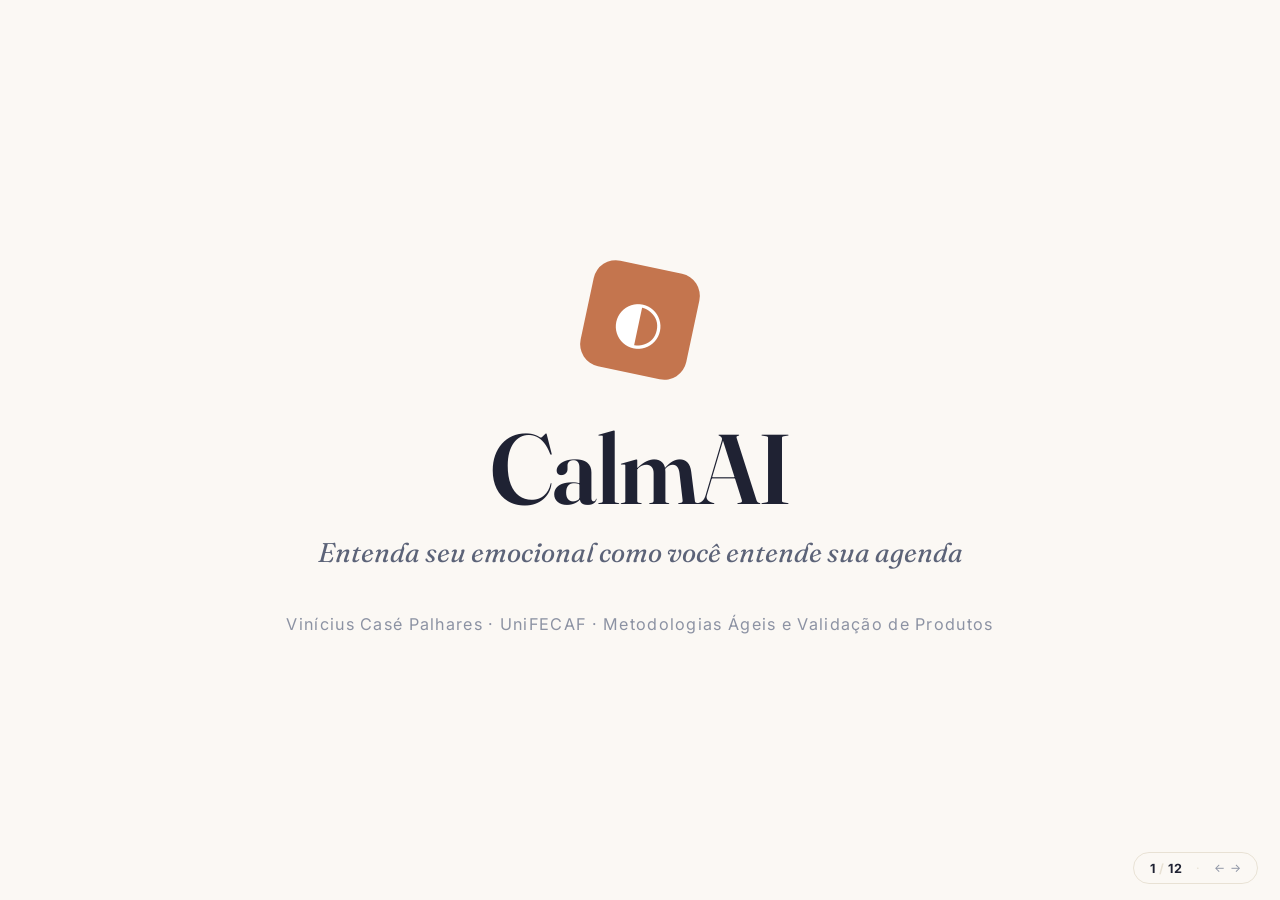
<file: prototipo/slides.html>
<!DOCTYPE html>
<html lang="pt-BR">

<head>
  <meta charset="UTF-8">
  <meta name="viewport" content="width=device-width, initial-scale=1.0">
  <title>CalmAI — Pitch · 13 slides</title>
  <link rel="preconnect" href="https://fonts.googleapis.com">
  <link rel="preconnect" href="https://fonts.gstatic.com" crossorigin>
  <link
    href="https://fonts.googleapis.com/css2?family=Inter:wght@400;500;600;700&family=Fraunces:opsz,wght@9..144,400;9..144,500;9..144,600;9..144,800&display=swap"
    rel="stylesheet">
  <style>
    :root {
      --bg: #FBF8F4;
      --bg-soft: #F4EFE7;
      --ink: #1F2233;
      --ink-soft: #5C6378;
      --ink-mute: #8C92A3;
      --line: #E8E1D4;
      --accent: #C4754E;
      --accent-soft: #F2D9C8;
      --accent-deep: #8E4F32;
      --calm-1: #A8DDB5;
      --calm-2: #C8E6FF;
      --warn-1: #FFD89C;
      --warn-2: #FFB199;
      --purple: #D9C8F5;
      --ok: #3B8A4C;
      --fail: #B43A2E;
    }

    * {
      box-sizing: border-box;
      margin: 0;
      padding: 0;
    }

    html,
    body {
      width: 100%;
      height: 100%;
      overflow: hidden;
      background: #0C0E18;
      font-family: 'Inter', sans-serif;
      -webkit-font-smoothing: antialiased;
    }

    /* ============================================================
     SLIDE CONTAINER
  ============================================================ */
    .slide {
      position: fixed;
      inset: 0;
      width: 100vw;
      height: 100vh;
      display: none;
      align-items: center;
      justify-content: center;
      flex-direction: column;
      text-align: center;
      padding: 6vmin;
      background: var(--bg);
      color: var(--ink);
    }

    .slide.active {
      display: flex;
      animation: fade .35s ease;
    }

    @keyframes fade {
      from {
        opacity: 0;
        transform: translateY(6px);
      }

      to {
        opacity: 1;
        transform: none;
      }
    }

    /* ============================================================
     TYPOGRAPHY ATOMS
  ============================================================ */
    .serif {
      font-family: 'Fraunces', serif;
    }

    .italic {
      font-style: italic;
      font-weight: 500;
    }

    .accent {
      color: var(--accent-deep);
    }

    .mute {
      color: var(--ink-mute);
    }

    .soft {
      color: var(--ink-soft);
    }

    /* ============================================================
     COMMON ELEMENTS
  ============================================================ */
    .eyebrow {
      text-transform: uppercase;
      letter-spacing: 0.22em;
      font-size: 1.7vmin;
      font-weight: 600;
      color: var(--accent-deep);
      margin-bottom: 3vmin;
    }

    .footer {
      position: absolute;
      bottom: 3vmin;
      left: 0;
      right: 0;
      font-size: 1.6vmin;
      color: var(--ink-mute);
      text-align: center;
      letter-spacing: 0.05em;
    }

    .source {
      font-size: 1.8vmin;
      color: var(--ink-mute);
      letter-spacing: 0.05em;
      margin-top: 3vmin;
    }

    /* ============================================================
     SLIDE 1 — CAPA
  ============================================================ */
    .s-cover .logo {
      width: 12vmin;
      height: 12vmin;
      background: var(--accent);
      border-radius: 2.5vmin;
      display: flex;
      align-items: center;
      justify-content: center;
      font-size: 6.5vmin;
      color: white;
      margin-bottom: 5vmin;
      transform: rotate(12deg);
    }

    .s-cover h1 {
      font-family: 'Fraunces', serif;
      font-size: 11vmin;
      font-weight: 600;
      letter-spacing: -0.02em;
      line-height: 1;
      margin-bottom: 2vmin;
    }

    .s-cover .subtitle {
      font-size: 3vmin;
      color: var(--ink-soft);
      font-weight: 400;
      max-width: 80vmin;
    }

    .s-cover .meta {
      font-size: 1.8vmin;
      color: var(--ink-mute);
      margin-top: 5vmin;
      letter-spacing: 0.08em;
    }

    /* ============================================================
     SLIDE 2 — STATS (MERGED 2+3)
  ============================================================ */
    .s-stats .top {
      font-family: 'Fraunces', serif;
      font-size: 4.5vmin;
      font-weight: 500;
      max-width: 80vmin;
      margin-bottom: 3vmin;
      line-height: 1.25;
    }

    .s-stats .big {
      font-family: 'Fraunces', serif;
      font-size: 30vmin;
      font-weight: 600;
      color: var(--accent);
      line-height: 1;
      letter-spacing: -0.03em;
      margin: 1vmin 0;
    }

    .s-stats .bottom {
      font-size: 3vmin;
      color: var(--ink-soft);
      max-width: 75vmin;
      line-height: 1.3;
      margin-top: 2vmin;
    }

    /* ============================================================
     SLIDE 3 — FRASE ÂNCORA (Sentem...)
  ============================================================ */
    .s-quote .q {
      font-family: 'Fraunces', serif;
      font-style: italic;
      font-weight: 500;
      font-size: 8vmin;
      max-width: 85vmin;
      line-height: 1.2;
      letter-spacing: -0.01em;
    }

    .s-quote .q::before {
      content: "\201C";
      color: var(--accent);
      margin-right: 0.1em;
    }

    .s-quote .q::after {
      content: "\201D";
      color: var(--accent);
      margin-left: 0.1em;
    }

    /* ============================================================
     SLIDE 4 — SOLUÇÃO
  ============================================================ */
    .s-solution {
      flex-direction: row;
      gap: 8vmin;
      justify-content: center;
    }

    .s-solution .chart-card {
      background: var(--bg-soft);
      padding: 4vmin;
      border-radius: 3vmin;
      width: 42vmin;
    }

    .s-solution .chart-lbl {
      font-size: 1.6vmin;
      text-transform: uppercase;
      letter-spacing: 0.12em;
      color: var(--ink-mute);
      font-weight: 600;
      margin-bottom: 2.5vmin;
    }

    .s-solution .chart-bars {
      display: grid;
      grid-template-columns: repeat(7, 1fr);
      gap: 1vmin;
      align-items: end;
      height: 18vmin;
      margin-bottom: 1vmin;
    }

    .s-solution .bar {
      border-radius: 0.6vmin 0.6vmin 0.15vmin 0.15vmin;
      min-height: 0.5vmin;
    }

    .s-solution .chart-axis {
      display: grid;
      grid-template-columns: repeat(7, 1fr);
      gap: 1vmin;
      font-size: 1.5vmin;
      color: var(--ink-mute);
      text-align: center;
    }

    .s-solution .insight {
      margin-top: 3vmin;
      padding: 2.5vmin 2.5vmin;
      background: linear-gradient(135deg, var(--accent-soft), #FFE4D1);
      border-radius: 2vmin;
      font-size: 1.8vmin;
      line-height: 1.4;
      text-align: left;
    }

    .s-solution .text {
      text-align: left;
      max-width: 50vmin;
    }

    .s-solution .text h2 {
      font-family: 'Fraunces', serif;
      font-size: 10vmin;
      font-weight: 600;
      letter-spacing: -0.02em;
      margin-bottom: 2vmin;
      line-height: 1;
    }

    .s-solution .text .tagline {
      font-family: 'Fraunces', serif;
      font-style: italic;
      font-weight: 500;
      font-size: 3.2vmin;
      color: var(--accent-deep);
      line-height: 1.3;
      margin-bottom: 3vmin;
    }

    .s-solution .text .meta {
      font-size: 2.2vmin;
      color: var(--ink-soft);
      letter-spacing: 0.03em;
    }

    /* ============================================================
     SLIDE 5 — IA CO-PILOTO
  ============================================================ */
    .s-ai .grid {
      display: grid;
      grid-template-columns: repeat(3, 1fr);
      gap: 4vmin;
      max-width: 90vmin;
      margin-bottom: 5vmin;
    }

    .s-ai .card {
      background: var(--bg-soft);
      padding: 5vmin 3vmin;
      border-radius: 2.5vmin;
      text-align: center;
    }

    .s-ai .card h3 {
      font-family: 'Fraunces', serif;
      font-size: 4.5vmin;
      font-weight: 600;
      margin-bottom: 1vmin;
      color: var(--ink);
    }

    .s-ai .card .verb {
      font-family: 'Fraunces', serif;
      font-style: italic;
      font-size: 2.5vmin;
      color: var(--accent-deep);
    }

    .s-ai .c1 h3 {
      color: #c46a3e;
    }

    .s-ai .c2 h3 {
      color: #3a8a5e;
    }

    .s-ai .c3 h3 {
      color: #3563b8;
    }

    .s-ai .anchor {
      font-family: 'Fraunces', serif;
      font-style: italic;
      font-weight: 500;
      font-size: 3vmin;
      color: var(--ink-soft);
    }

    /* ============================================================
     SLIDE 6 — O QUE FOI CONSTRUÍDO
  ============================================================ */
    .s-built h2 {
      font-family: 'Fraunces', serif;
      font-size: 5vmin;
      font-weight: 500;
      margin-bottom: 5vmin;
      color: var(--ink);
    }

    .s-built .grid {
      display: grid;
      grid-template-columns: repeat(3, 1fr);
      gap: 3.5vmin;
      max-width: 95vmin;
    }

    .s-built .tile {
      background: #fff;
      border: 1px solid var(--line);
      padding: 5vmin 3vmin;
      border-radius: 2.5vmin;
      box-shadow: 0 2vmin 5vmin rgba(31, 34, 51, 0.06);
    }

    .s-built .tile .num {
      display: inline-block;
      background: var(--accent);
      color: #fff;
      font-size: 1.5vmin;
      padding: 0.5vmin 1.5vmin;
      border-radius: 0.8vmin;
      letter-spacing: 0.15em;
      font-weight: 700;
      margin-bottom: 2.5vmin;
    }

    .s-built .tile h3 {
      font-family: 'Fraunces', serif;
      font-size: 3.5vmin;
      font-weight: 600;
      margin-bottom: 1vmin;
    }

    .s-built .tile p {
      font-size: 2vmin;
      color: var(--ink-soft);
      line-height: 1.35;
    }

    .s-built .tile code {
      display: block;
      margin-top: 2vmin;
      font-size: 1.6vmin;
      color: var(--ink-mute);
      font-family: monospace;
    }

    /* ============================================================
     SLIDE 7 — LEAN CANVAS (espelha canvas/lean-canvas.html)
  ============================================================ */
    .s-canvas {
      padding: 3vmin 3vmin 2vmin;
      background: #f5f7fa;
      justify-content: flex-start;
    }

    .s-canvas .hdr {
      width: 100%;
      max-width: 140vmin;
      display: flex;
      align-items: baseline;
      justify-content: space-between;
      margin-bottom: 1.6vmin;
    }

    .s-canvas .hdr h2 {
      font-family: 'Fraunces', serif;
      font-size: 3.4vmin;
      font-weight: 600;
      color: #2d3a8c;
      letter-spacing: -0.02em;
    }

    .s-canvas .hdr h2 span {
      color: #6b7fd9;
      font-weight: 400;
    }

    .s-canvas .hdr .meta {
      font-size: 1.55vmin;
      color: #5a6478;
      text-align: right;
      line-height: 1.4;
    }

    .s-canvas .canvas {
      width: 100%;
      max-width: 140vmin;
      display: grid;
      grid-template-columns: repeat(10, 1fr);
      grid-template-rows: 1.05fr 1.05fr 0.9fr;
      gap: 0.4vmin;
      background: #2d3a8c;
      border: 0.4vmin solid #2d3a8c;
      border-radius: 1vmin;
      overflow: hidden;
      flex: 1;
      min-height: 0;
    }

    .s-canvas .block {
      background: #fff;
      padding: 1.3vmin 1.5vmin;
      display: flex;
      flex-direction: column;
      text-align: left;
      overflow: hidden;
    }

    .s-canvas .block h3 {
      font-size: 1.35vmin;
      text-transform: uppercase;
      letter-spacing: 0.08em;
      color: #2d3a8c;
      border-bottom: 0.2vmin solid #e0e5f0;
      padding-bottom: 0.6vmin;
      margin-bottom: 1vmin;
      font-weight: 700;
      display: flex;
      align-items: center;
      gap: 0.7vmin;
    }

    .s-canvas .block .num {
      background: #2d3a8c;
      color: #fff;
      width: 2vmin;
      height: 2vmin;
      border-radius: 0.4vmin;
      font-size: 1.25vmin;
      display: inline-flex;
      align-items: center;
      justify-content: center;
      font-weight: 700;
    }

    .s-canvas .block ul {
      list-style: none;
      font-size: 1.4vmin;
      line-height: 1.4;
      color: #2a3548;
    }

    .s-canvas .block ul li {
      margin-bottom: 0.6vmin;
      padding-left: 1.2vmin;
      position: relative;
    }

    .s-canvas .block ul li::before {
      content: "•";
      position: absolute;
      left: 0;
      color: #6b7fd9;
      font-weight: bold;
    }

    .s-canvas .block .highlight {
      background: #f0f4ff;
      padding: 0.8vmin 1vmin;
      border-radius: 0.4vmin;
      border-left: 0.3vmin solid #6b7fd9;
      font-size: 1.3vmin;
      font-style: italic;
      color: #2d3a8c;
      margin-top: 0.7vmin;
      line-height: 1.35;
    }

    .s-canvas .block p {
      font-size: 1.4vmin;
      line-height: 1.4;
      color: #2a3548;
    }

    .s-canvas .b-problema {
      grid-column: 1 / 3;
      grid-row: 1 / 3;
    }

    .s-canvas .b-solucao {
      grid-column: 3 / 5;
      grid-row: 1 / 2;
    }

    .s-canvas .b-proposta {
      grid-column: 5 / 7;
      grid-row: 1 / 3;
      background: #faf8ff;
    }

    .s-canvas .b-vantagem {
      grid-column: 7 / 9;
      grid-row: 1 / 2;
    }

    .s-canvas .b-segmentos {
      grid-column: 9 / 11;
      grid-row: 1 / 3;
      background: #f5fff8;
    }

    .s-canvas .b-metricas {
      grid-column: 3 / 5;
      grid-row: 2 / 3;
    }

    .s-canvas .b-canais {
      grid-column: 7 / 9;
      grid-row: 2 / 3;
    }

    .s-canvas .b-custos {
      grid-column: 1 / 6;
      grid-row: 3 / 4;
      background: #fff8f0;
    }

    .s-canvas .b-receitas {
      grid-column: 6 / 11;
      grid-row: 3 / 4;
      background: #f0fff5;
    }

    /* ============================================================
     SLIDE 8 — A AMOSTRA
  ============================================================ */
    .s-sample .big {
      font-family: 'Fraunces', serif;
      font-size: 55vmin;
      font-weight: 600;
      color: var(--accent);
      line-height: 0.85;
      letter-spacing: -0.04em;
    }

    .s-sample .lbl {
      font-family: 'Fraunces', serif;
      font-size: 4.5vmin;
      font-weight: 500;
      margin-top: 2vmin;
    }

    .s-sample .sub {
      font-size: 2.5vmin;
      color: var(--ink-soft);
      margin-top: 1.5vmin;
    }

    .s-sample .caveat {
      font-size: 1.8vmin;
      color: var(--ink-mute);
      font-style: italic;
      margin-top: 4vmin;
      letter-spacing: 0.03em;
    }

    /* ============================================================
     SLIDE 9 — 3 RESULTADOS
  ============================================================ */
    .s-results h2 {
      font-family: 'Fraunces', serif;
      font-size: 4.5vmin;
      font-weight: 500;
      color: var(--ink-soft);
      margin-bottom: 5vmin;
    }

    .s-results .row {
      display: grid;
      grid-template-columns: 6vmin 28vmin 1fr;
      gap: 3.5vmin;
      align-items: baseline;
      margin-bottom: 3vmin;
      max-width: 90vmin;
      width: 100%;
    }

    .s-results .icon {
      font-size: 5vmin;
      text-align: center;
    }

    .s-results .icon.ok {
      color: var(--ok);
    }

    .s-results .icon.fail {
      color: var(--fail);
    }

    .s-results .pct {
      font-family: 'Fraunces', serif;
      font-size: 10.5vmin;
      font-weight: 600;
      line-height: 1;
      text-align: right;
      letter-spacing: -0.02em;
      white-space: nowrap;
    }

    .s-results .pct.ok {
      color: var(--ok);
    }

    .s-results .pct.fail {
      color: var(--fail);
    }

    .s-results .desc {
      font-size: 3.2vmin;
      color: var(--ink);
      text-align: left;
      font-weight: 500;
    }

    .s-results .desc small {
      display: block;
      font-size: 1.8vmin;
      color: var(--ink-mute);
      font-weight: 400;
      margin-top: 0.3vmin;
    }

    /* ============================================================
     SLIDE 10 — 80% CHATGPT
  ============================================================ */
    .s-revelation .big {
      font-family: 'Fraunces', serif;
      font-size: 40vmin;
      font-weight: 600;
      color: var(--accent);
      line-height: 0.9;
      letter-spacing: -0.04em;
    }

    .s-revelation .lbl {
      font-family: 'Fraunces', serif;
      font-size: 5.5vmin;
      font-weight: 500;
      margin-top: 3vmin;
      line-height: 1.15;
      max-width: 80vmin;
    }

    .s-revelation .aside {
      font-size: 2.2vmin;
      color: var(--ink-mute);
      font-style: italic;
      margin-top: 4vmin;
      max-width: 70vmin;
      letter-spacing: 0.02em;
    }

    /* ============================================================
     SLIDE 11 — FEATURE ERRADA
  ============================================================ */
    .s-wrong .grid {
      display: grid;
      grid-template-columns: 1fr 1fr;
      gap: 0;
      max-width: 95vmin;
      align-items: stretch;
    }

    .s-wrong .col {
      padding: 4vmin 5vmin;
      text-align: left;
    }

    .s-wrong .col.left {
      border-right: 1px dashed var(--accent);
    }

    .s-wrong .col .lbl {
      font-size: 2vmin;
      text-transform: uppercase;
      letter-spacing: 0.16em;
      color: var(--ink-mute);
      font-weight: 600;
      margin-bottom: 2vmin;
    }

    .s-wrong .col .what {
      font-family: 'Fraunces', serif;
      font-size: 4.8vmin;
      font-weight: 500;
      line-height: 1.1;
      margin-bottom: 3vmin;
      color: var(--ink);
    }

    .s-wrong .col .pct {
      font-family: 'Fraunces', serif;
      font-size: 13vmin;
      font-weight: 600;
      line-height: 1;
      letter-spacing: -0.03em;
    }

    .s-wrong .col.left .pct {
      color: var(--fail);
    }

    .s-wrong .col.right .pct {
      color: var(--ok);
    }

    .s-wrong .closer {
      font-family: 'Fraunces', serif;
      font-style: italic;
      font-weight: 500;
      font-size: 3.5vmin;
      color: var(--ink-soft);
      margin-top: 5vmin;
    }

    /* ============================================================
     SLIDE 12 — DECISÃO
  ============================================================ */
    .s-decision h2 {
      font-family: 'Fraunces', serif;
      font-size: 6vmin;
      font-weight: 600;
      margin-bottom: 5vmin;
      letter-spacing: -0.01em;
    }

    .s-decision h2 strong {
      color: var(--accent-deep);
    }

    .s-decision .changes {
      display: flex;
      flex-direction: column;
      gap: 2.5vmin;
      max-width: 90vmin;
      width: 100%;
    }

    .s-decision .change {
      display: grid;
      grid-template-columns: 14vmin 1fr auto 1fr;
      gap: 2.5vmin;
      align-items: center;
      padding: 2vmin 3vmin;
      background: var(--bg-soft);
      border-radius: 2vmin;
      text-align: left;
    }

    .s-decision .change .cat {
      font-size: 1.7vmin;
      text-transform: uppercase;
      letter-spacing: 0.14em;
      font-weight: 700;
      color: var(--accent-deep);
    }

    .s-decision .change .before {
      font-family: 'Fraunces', serif;
      font-size: 2.6vmin;
      color: var(--ink-mute);
      text-decoration: line-through;
    }

    .s-decision .change .arrow {
      color: var(--accent);
      font-size: 3vmin;
      font-weight: 700;
    }

    .s-decision .change .after {
      font-family: 'Fraunces', serif;
      font-size: 2.8vmin;
      font-weight: 600;
      color: var(--ink);
      line-height: 1.2;
    }

    /* ============================================================
     SLIDE 13 — FECHAMENTO
  ============================================================ */
    .s-close .final {
      font-family: 'Fraunces', serif;
      font-size: 7.5vmin;
      font-weight: 500;
      max-width: 90vmin;
      line-height: 1.15;
      margin-bottom: 4vmin;
      letter-spacing: -0.01em;
    }

    .s-close .final strong {
      font-weight: 700;
      color: var(--accent-deep);
    }

    .s-close .divider {
      width: 10vmin;
      height: 0.35vmin;
      background: var(--accent);
      border-radius: 0.3vmin;
      margin-bottom: 4vmin;
      opacity: 0.8;
    }

    .s-close .thanks {
      font-family: 'Fraunces', serif;
      font-size: 5vmin;
      font-style: italic;
      font-weight: 500;
      color: var(--accent);
      margin-bottom: 2vmin;
    }

    .s-close .repo {
      font-size: 2vmin;
      color: var(--ink-soft);
      letter-spacing: 0.04em;
      line-height: 1.6;
    }

    .s-close .repo code {
      background: var(--bg-soft);
      padding: 0.6vmin 1.5vmin;
      border-radius: 0.8vmin;
      font-family: monospace;
      font-size: 1.7vmin;
      color: var(--ink);
      margin-top: 0.8vmin;
      display: inline-block;
    }

    /* ============================================================
     TOOLBAR
  ============================================================ */
    .toolbar {
      position: fixed;
      bottom: 1.8vmin;
      right: 2.4vmin;
      display: flex;
      gap: 1.5vmin;
      align-items: center;
      font-size: 1.4vmin;
      color: var(--ink-mute);
      letter-spacing: 0.05em;
      background: rgba(251, 248, 244, 0.85);
      backdrop-filter: blur(8px);
      padding: 0.8vmin 1.8vmin;
      border-radius: 999px;
      border: 1px solid var(--line);
      z-index: 100;
      user-select: none;
    }

    .toolbar .counter {
      font-weight: 700;
      color: var(--ink);
    }

    .toolbar .sep {
      color: var(--line);
    }

    .toolbar .hint {
      font-size: 1.3vmin;
    }

    /* ============================================================
     PRINT (PDF export)
  ============================================================ */
    @media print {
      @page {
        size: 1920px 1080px landscape;
        margin: 0;
      }

      html,
      body {
        background: white;
        overflow: visible;
        height: auto;
      }

      .slide {
        display: flex !important;
        position: relative;
        page-break-after: always;
        break-after: page;
        width: 1920px;
        height: 1080px;
        animation: none;
      }

      .slide:last-child {
        page-break-after: auto;
      }

      .toolbar {
        display: none !important;
      }
    }
  </style>
</head>

<body>

  <!-- ======================= SLIDE 01 — CAPA ======================= -->
  <section class="slide s-cover active">
    <div class="logo">◐</div>
    <h1 class="serif">CalmAI</h1>
    <div class="subtitle serif italic">Entenda seu emocional como você entende sua agenda</div>
    <div class="meta">Vinícius Casé Palhares · UniFECAF · Metodologias Ágeis e Validação de Produtos</div>
  </section>

  <!-- ======================= SLIDE 02 — STATS (merged 2+3) ======================= -->
  <section class="slide s-stats">
    <span class="eyebrow">O problema</span>
    <div class="top">Brasil já era o país mais ansioso do mundo.</div>
    <div class="big">+25%</div>
    <div class="bottom">de ansiedade entre jovens de <strong>18 a 29 anos</strong> pós-pandemia.</div>
    <div class="source">OMS, 2024 · FioCruz, 2023</div>
  </section>

  <!-- ======================= SLIDE 03 — FRASE ÂNCORA ======================= -->
  <section class="slide s-quote">
    <div class="q serif italic">Sentem, mas não enxergam o padrão.</div>
  </section>

  <!-- ======================= SLIDE 04 — SOLUÇÃO ======================= -->
  <section class="slide s-solution">
    <div class="chart-card">
      <div class="chart-lbl">sua semana</div>
      <div class="chart-bars">
        <span class="bar" style="height:30%; background:var(--warn-2)"></span>
        <span class="bar" style="height:55%; background:var(--warn-2)"></span>
        <span class="bar" style="height:70%; background:var(--warn-2)"></span>
        <span class="bar" style="height:45%; background:var(--warn-1)"></span>
        <span class="bar" style="height:35%; background:var(--calm-1)"></span>
        <span class="bar" style="height:25%; background:var(--calm-1)"></span>
        <span class="bar" style="height:20%; background:var(--calm-1)"></span>
      </div>
      <div class="chart-axis">
        <span>qua</span><span>qui</span><span>sex</span><span>sáb</span><span>dom</span><span>seg</span><span>ter</span>
      </div>
      <div class="insight"><strong>Sua ansiedade apareceu principalmente nas manhãs de sex-feira.</strong> Os finais de
        semana te acalmaram.</div>
    </div>
    <div class="text">
      <h2>CalmAI</h2>
      <div class="tagline">"Entenda seu emocional como você entende sua agenda."</div>
    </div>
  </section>

  <!-- ======================= SLIDE 06 — O QUE FOI CONSTRUÍDO ======================= -->
  <section class="slide s-built">
    <h2 class="serif">O que foi construído:</h2>
    <div class="grid">
      <div class="tile">
        <span class="num">01</span>
        <h3>Protótipo do app</h3>
        <p>5 telas com features anotadas</p>
        <code>prototipo/app.html</code>
      </div>
      <div class="tile">
        <span class="num">02</span>
        <h3>Landing de validação</h3>
        <p>Convite para o Typeform</p>
        <code>prototipo/index.html</code>
      </div>
      <div class="tile">
        <span class="num">03</span>
        <h3>Lean Canvas</h3>
        <p>9 blocos do modelo de negócio</p>
        <code>canvas/lean-canvas.html</code>
      </div>
    </div>
  </section>

  <!-- ======================= SLIDE 07 — LEAN CANVAS ======================= -->
  <section class="slide s-canvas">
    <div class="hdr">
      <h2>Lean Canvas — <span>CalmAI</span></h2>
      <div class="meta"><strong>Diário emocional com IA</strong> · v1.1 (pós-experimento)</div>
    </div>
    <div class="canvas">

      <div class="block b-problema">
        <h3><span class="num">1</span> Problema</h3>
        <ul>
          <li>Jovens 18-30 sentem ansiedade mas não mapeiam padrões.</li>
          <li>Apps de meditação genéricos não personalizam.</li>
          <li>Terapia digital: R$30-200/mês, fora do orçamento.</li>
        </ul>
        <div class="highlight"><strong>Alternativas hoje:</strong> Notes do celular, desabafar com ChatGPT, abandonar
          apps.</div>
      </div>

      <div class="block b-solucao">
        <h3><span class="num">4</span> Solução</h3>
        <ul>
          <li>Diário híbrido (prompts + texto livre) com classificação emocional por IA.</li>
          <li>Resumo semanal + reflexão acionável.</li>
          <li>Linha do tempo emocional visual (4 semanas).</li>
          <li>Privacidade radical (dados não treinam modelos).</li>
        </ul>
      </div>

      <div class="block b-proposta">
        <h3><span class="num">3</span> Proposta de Valor Única</h3>
        <div class="highlight" style="font-style:normal; font-size:1.55vmin;">
          <strong>"Entenda seu emocional como você entende sua agenda."</strong>
        </div>
        <p style="margin-top:1vmin;">
          Diário com IA que escuta, identifica padrões e devolve clareza — em português, privado, por menos de
          <strong>R$1/dia</strong>.
        </p>
        <div class="highlight" style="margin-top:auto;">
          <strong>"ChatGPT esquece. CalmAI lembra e mostra o padrão."</strong>
        </div>
      </div>

      <div class="block b-vantagem">
        <h3><span class="num">9</span> Vantagem Injusta</h3>
        <ul>
          <li><strong>Memória longitudinal</strong>: ChatGPT esquece, CalmAI lembra.</li>
          <li><strong>PT-BR nativo</strong>: tom calibrado culturalmente.</li>
          <li><strong>Privacidade radical</strong> como diferencial ético.</li>
        </ul>
      </div>

      <div class="block b-segmentos">
        <h3><span class="num">2</span> Segmentos de Clientes</h3>
        <ul>
          <li><strong>Primário:</strong> 18-30 anos no Brasil, universitários/início de carreira, R$1.5k-5k/mês.</li>
          <li><strong>Early adopters:</strong> quem abandonou apps de meditação ou usa ChatGPT pra desabafar.</li>
        </ul>
        <div class="highlight" style="margin-top:auto;">
          <strong>Persona:</strong> Marina, 22, estagiária, R$2.5k/mês, ansiedade recorrente.
        </div>
      </div>

      <div class="block b-metricas">
        <h3><span class="num">8</span> Métricas-Chave</h3>
        <ul>
          <li><strong>Ativação:</strong> ≥ 3 entradas na 1ª semana.</li>
          <li><strong>Retenção D30.</strong></li>
          <li><strong>Conversão</strong> freemium → pago.</li>
          <li><strong>NPS</strong> a cada 30 dias.</li>
        </ul>
      </div>

      <div class="block b-canais">
        <h3><span class="num">5</span> Canais</h3>
        <ul>
          <li>Instagram + TikTok (Reels sobre saúde mental).</li>
          <li>Comunidades: WhatsApp/Discord universitários, r/Brasil.</li>
          <li>Indicação ("1 amigo = 1 mês").</li>
          <li>SEO: "como saber se tenho ansiedade".</li>
        </ul>
      </div>

      <div class="block b-custos">
        <h3><span class="num">7</span> Estrutura de Custos</h3>
        <ul>
          <li><strong>LLM:</strong> ~R$0,30 / usuário ativo / mês &nbsp;·&nbsp; <strong>Infra:</strong> ~R$0,50 /
            usuário / mês</li>
          <li><strong>Compliance LGPD:</strong> R$8k inicial + R$1,5k/mês &nbsp;·&nbsp; <strong>Marketing
              orgânico:</strong> tempo do fundador</li>
        </ul>
      </div>

      <div class="block b-receitas">
        <h3><span class="num">6</span> Fontes de Receita</h3>
        <ul>
          <li><strong>Free</strong> ilimitado &nbsp;·&nbsp; <strong>Pro R$ 9,90/mês</strong> &nbsp;·&nbsp; <strong>Pro
              Terapia R$ 19,90/mês</strong> (exporta histórico p/ terapeuta).</li>
          <li><strong>B2B futuro:</strong> licenças para universidades, RHs e planos de saúde.</li>
        </ul>
        <div class="highlight" style="margin-top:auto;">
          Margem-alvo: <strong>~70%</strong> no plano Pro mensal.
        </div>
      </div>

    </div>
  </section>

  <!-- ======================= SLIDE 08 — AMOSTRA ======================= -->
  <section class="slide s-sample">
    <span class="eyebrow">Experimento</span>
    <div class="big">5</div>
    <div class="lbl serif">respostas reais · janela de 5 dias</div>
    <div class="sub">100% na faixa-alvo de 18 a 30 anos</div>
    <div class="caveat">amostra pequena. Suficiente pra decidir no pré-MVP.</div>
  </section>

  <!-- ======================= SLIDE 09 — 3 RESULTADOS ======================= -->
  <section class="slide s-results">
    <h2 class="serif">O que os dados disseram.</h2>
    <div class="row">
      <span class="icon ok">✓</span>
      <span class="pct ok">100%</span>
      <span class="desc">sentem ansiedade frequente<small>H1 — Problema · VALIDADO</small></span>
    </div>
    <div class="row">
      <span class="icon ok">✓</span>
      <span class="pct ok">60%</span>
      <span class="desc">interesse alto após ver o protótipo<small>H2 — Solução · VALIDADO</small></span>
    </div>
    <div class="row">
      <span class="icon fail">✕</span>
      <span class="pct fail">0%</span>
      <span class="desc">pagariam R$ 19,90 por mês<small>H3 — Preço · FALHOU</small></span>
    </div>
  </section>

  <!-- ======================= SLIDE 10 — 80% CHATGPT ======================= -->
  <section class="slide s-revelation">
    <span class="eyebrow">A revelação do experimento</span>
    <div class="big">80%</div>
    <div class="lbl serif">usam ChatGPT pra desabafar.</div>
    <div class="aside">O concorrente real é grátis. E já tá no celular deles.</div>
  </section>

  <!-- ======================= SLIDE 11 — FEATURE ERRADA ======================= -->
  <section class="slide s-wrong">
    <div class="grid">
      <div class="col left">
        <div class="lbl">Eu vendia</div>
        <div class="what">IA que classifica emoções</div>
        <div class="pct">20%</div>
      </div>
      <div class="col right">
        <div class="lbl">Eles queriam</div>
        <div class="what">o gráfico<br>do padrão emocional</div>
        <div class="pct">80%</div>
      </div>
    </div>
    <div class="closer serif italic">Eu estava vendendo a coisa errada.</div>
  </section>

  <!-- ======================= SLIDE 12 — DECISÃO ======================= -->
  <section class="slide s-decision">
    <h2><strong>Decisão:</strong> seguir, com ajustes agressivos.</h2>
    <div class="changes">
      <div class="change">
        <span class="cat">Preço</span>
        <span class="before">R$ 19,90 único</span>
        <span class="arrow">→</span>
        <span class="after">Free · R$ 9,90 · R$ 19,90 Pro Terapia</span>
      </div>
      <div class="change">
        <span class="cat">Pitch</span>
        <span class="before">"Diário com IA"</span>
        <span class="arrow">→</span>
        <span class="after">"Gráfico do seu emocional"</span>
      </div>
      <div class="change">
        <span class="cat">Concorrente</span>
        <span class="before">"Apps de meditação"</span>
        <span class="arrow">→</span>
        <span class="after">"ChatGPT esquece. CalmAI lembra."</span>
      </div>
    </div>
  </section>

  <!-- ======================= SLIDE 13 — FECHAMENTO ======================= -->
  <section class="slide s-close">
    <div class="final serif">Falha validada vale mais que <strong>sucesso presumido.</strong></div>
    <div class="divider"></div>
    <div class="thanks">Obrigado!</div>
    <div class="repo">
      Código, dados e artefatos completos em:
      <br><code>github.com/[SEU-USER]/trabalho-mev-validacao</code>
    </div>
  </section>

  <!-- ======================= TOOLBAR ======================= -->
  <div class="toolbar">
    <span class="counter"><span id="cur">1</span><span class="sep"> / </span><span id="total">13</span></span>
    <span class="sep">·</span>
    <span class="hint">← →</span>
  </div>

  <script>
    const slides = document.querySelectorAll('.slide');
    const curEl = document.getElementById('cur');
    const totalEl = document.getElementById('total');
    totalEl.textContent = slides.length;
    let idx = 0;

    // Sync com roteiro.html (teleprompter em segunda tela)
    let roteiroChannel = null;
    try { roteiroChannel = new BroadcastChannel('calmai-pitch'); } catch (e) { }
    if (roteiroChannel) {
      roteiroChannel.addEventListener('message', (ev) => {
        if (ev.data && ev.data.type === 'slide' && ev.data.from === 'roteiro') {
          const n = ev.data.n;
          if (n >= 1 && n <= slides.length && n - 1 !== idx) show(n - 1, false);
        }
      });
    }

    function show(i, broadcast = true) {
      idx = Math.max(0, Math.min(slides.length - 1, i));
      slides.forEach((s, k) => s.classList.toggle('active', k === idx));
      curEl.textContent = idx + 1;
      try { history.replaceState(null, '', '#' + (idx + 1)); } catch (e) { }
      // fallback cross-window (quando BroadcastChannel não está disponível)
      try { localStorage.setItem('calmai-slide', String(idx + 1)); } catch (e) { }
      if (broadcast && roteiroChannel) {
        try { roteiroChannel.postMessage({ type: 'slide', n: idx + 1, from: 'slides' }); } catch (e) { }
      }
    }

    document.addEventListener('keydown', (e) => {
      if (['ArrowRight', ' ', 'PageDown', 'Enter'].includes(e.key)) { show(idx + 1); e.preventDefault(); }
      else if (['ArrowLeft', 'PageUp', 'Backspace'].includes(e.key)) { show(idx - 1); e.preventDefault(); }
      else if (e.key === 'Home') show(0);
      else if (e.key === 'End') show(slides.length - 1);
      else if (e.key === 'f' || e.key === 'F') {
        if (!document.fullscreenElement) document.documentElement.requestFullscreen();
        else document.exitFullscreen();
      }
      else if (e.key === 'p' || e.key === 'P') window.print();
    });

    // Click to advance (right half = next, left half = previous)
    document.addEventListener('click', (e) => {
      if (e.target.closest('.toolbar')) return;
      const half = window.innerWidth / 2;
      show(e.clientX > half ? idx + 1 : idx - 1);
    });

    // Deep link by hash (#3 opens slide 3)
    const hashN = parseInt(location.hash.replace('#', ''), 10);
    if (!isNaN(hashN)) show(hashN - 1);
  </script>

</body>

</html>
</file>
<file: prototipo/style.css>
/* ===========================================
   CalmAI — Landing de validação
   Design tokens: paleta calma, terrosa-pastel
   =========================================== */

:root {
  --bg: #FBF8F4;
  --bg-soft: #F4EFE7;
  --bg-dark: #1F2233;
  --ink: #1F2233;
  --ink-soft: #5C6378;
  --ink-mute: #8C92A3;
  --line: #E8E1D4;
  --accent: #C4754E;       /* terracota suave */
  --accent-soft: #F2D9C8;
  --accent-deep: #8E4F32;
  --calm-1: #A8DDB5;       /* verde calmo */
  --calm-2: #C8E6FF;       /* azul leve */
  --warn-1: #FFD89C;       /* âmbar suave */
  --warn-2: #FFB199;       /* coral ansiedade */
  --radius-lg: 24px;
  --radius-md: 14px;
  --radius-sm: 8px;
  --shadow-sm: 0 1px 2px rgba(31,34,51,.04), 0 4px 8px rgba(31,34,51,.04);
  --shadow-md: 0 4px 16px rgba(31,34,51,.06), 0 16px 40px rgba(31,34,51,.08);
  --shadow-lg: 0 24px 64px rgba(31,34,51,.12);
  --max: 1180px;
}

* { box-sizing: border-box; margin: 0; padding: 0; }
html { scroll-behavior: smooth; }
body {
  font-family: 'Inter', -apple-system, BlinkMacSystemFont, 'Segoe UI', sans-serif;
  background: var(--bg);
  color: var(--ink);
  line-height: 1.55;
  -webkit-font-smoothing: antialiased;
  text-rendering: optimizeLegibility;
}

.container {
  max-width: var(--max);
  margin: 0 auto;
  padding: 0 24px;
}

a { color: inherit; text-decoration: none; }
em { font-style: italic; font-family: 'Fraunces', serif; font-weight: 500; }

/* =========== TYPOGRAPHY =========== */
h1, h2, h3 {
  font-family: 'Fraunces', Georgia, serif;
  font-weight: 600;
  letter-spacing: -0.02em;
  line-height: 1.1;
  color: var(--ink);
}
h1 { font-size: clamp(2.4rem, 5vw, 3.8rem); }
h2 { font-size: clamp(1.8rem, 3.5vw, 2.6rem); }
h3 { font-size: 1.2rem; font-weight: 600; }

.eyebrow {
  display: inline-block;
  font-size: 12px;
  text-transform: uppercase;
  letter-spacing: 0.18em;
  color: var(--accent-deep);
  font-weight: 600;
  margin-bottom: 14px;
}

.lede {
  font-size: 1.1rem;
  color: var(--ink-soft);
  max-width: 540px;
  margin-top: 16px;
}

.accent { color: var(--accent); }

/* =========== NAV =========== */
.nav {
  position: sticky;
  top: 0;
  z-index: 100;
  backdrop-filter: blur(12px);
  background: rgba(251, 248, 244, 0.85);
  border-bottom: 1px solid var(--line);
}
.nav-inner {
  display: flex;
  align-items: center;
  justify-content: space-between;
  padding: 14px 24px;
}
.brand {
  display: flex;
  align-items: center;
  gap: 8px;
  font-weight: 700;
  font-size: 1.1rem;
}
.brand-mark {
  font-size: 1.4rem;
  color: var(--accent);
  display: inline-block;
  transform: rotate(12deg);
}
.brand-text { font-family: 'Fraunces', serif; font-weight: 700; }
.nav-links {
  display: flex;
  gap: 28px;
  font-size: 0.92rem;
  color: var(--ink-soft);
}
.nav-links a:hover { color: var(--ink); }

/* =========== BUTTONS =========== */
.btn {
  display: inline-flex;
  align-items: center;
  justify-content: center;
  padding: 14px 24px;
  border-radius: 999px;
  font-weight: 600;
  font-size: 0.95rem;
  transition: all 0.2s ease;
  cursor: pointer;
  border: none;
  font-family: inherit;
}
.btn-primary {
  background: var(--ink);
  color: var(--bg);
}
.btn-primary:hover {
  background: var(--accent-deep);
  transform: translateY(-1px);
  box-shadow: var(--shadow-md);
}
.btn-ghost {
  background: transparent;
  color: var(--ink);
  border: 1px solid var(--line);
}
.btn-ghost:hover { background: var(--bg-soft); border-color: var(--ink-mute); }
.btn-ghost-mini {
  padding: 8px 16px;
  font-size: 0.85rem;
  background: var(--ink);
  color: var(--bg);
}
.btn-ghost-mini:hover { background: var(--accent-deep); }
.btn-large {
  padding: 18px 36px;
  font-size: 1.05rem;
}

/* =========== HERO =========== */
.hero {
  padding: 60px 0 100px;
  background:
    radial-gradient(ellipse 1000px 600px at 80% 20%, var(--accent-soft) 0%, transparent 60%),
    var(--bg);
  overflow: hidden;
}
.hero-grid {
  display: grid;
  grid-template-columns: 1.1fr 1fr;
  gap: 60px;
  align-items: center;
}
.hero h1 { margin-bottom: 8px; }
.cta-row {
  display: flex;
  gap: 14px;
  flex-wrap: wrap;
  margin-top: 28px;
}
.proof {
  display: flex;
  align-items: center;
  gap: 14px;
  margin-top: 36px;
  padding-top: 24px;
  border-top: 1px solid var(--line);
}
.avatars { display: flex; }
.avatar {
  width: 32px;
  height: 32px;
  border-radius: 50%;
  border: 2px solid var(--bg);
  margin-left: -8px;
}
.avatar:first-child { margin-left: 0; }
.proof-text { font-size: 0.88rem; color: var(--ink-soft); }

/* === MOCKUP DO PHONE === */
.hero-mock {
  position: relative;
  display: flex;
  justify-content: center;
}
.phone-glow {
  position: absolute;
  top: 50%; left: 50%;
  transform: translate(-50%, -50%);
  width: 360px;
  height: 360px;
  background: radial-gradient(circle, var(--accent-soft) 0%, transparent 70%);
  z-index: 0;
  filter: blur(40px);
}
.phone {
  position: relative;
  z-index: 1;
  width: 320px;
  background: var(--ink);
  border-radius: 38px;
  padding: 14px 12px;
  box-shadow: var(--shadow-lg);
}
.phone-notch {
  width: 80px;
  height: 22px;
  background: var(--ink);
  border-radius: 0 0 16px 16px;
  margin: 0 auto 8px;
  position: relative;
  top: -14px;
}
.phone-screen {
  background: var(--bg);
  border-radius: 26px;
  padding: 22px 18px 24px;
  min-height: 540px;
  display: flex;
  flex-direction: column;
  gap: 14px;
}
.app-header { margin-bottom: 4px; }
.app-greeting {
  font-family: 'Fraunces', serif;
  font-size: 1.5rem;
  font-weight: 600;
}
.app-date { font-size: 0.78rem; color: var(--ink-mute); }

.entry-card, .insight-card, .timeline {
  background: var(--bg-soft);
  border-radius: var(--radius-md);
  padding: 14px 14px;
}
.entry-meta { font-size: 0.7rem; color: var(--ink-mute); margin-bottom: 6px; }
.entry-text { font-size: 0.85rem; line-height: 1.5; color: var(--ink); }
.entry-tags {
  display: flex;
  flex-wrap: wrap;
  gap: 6px;
  margin-top: 10px;
}
.tag {
  font-size: 0.7rem;
  padding: 4px 10px;
  border-radius: 999px;
  font-weight: 500;
}
.tag-calma { background: var(--calm-1); color: #1f4d2a; }
.tag-alivio { background: var(--calm-2); color: #1c3a5e; }
.tag-cansaco { background: var(--warn-1); color: #6b3e0f; }

.insight-card {
  background: linear-gradient(135deg, var(--accent-soft), #FFE4D1);
}
.insight-label {
  font-size: 0.7rem;
  text-transform: uppercase;
  letter-spacing: 0.15em;
  color: var(--accent-deep);
  font-weight: 700;
  margin-bottom: 6px;
}
.insight-text { font-size: 0.85rem; line-height: 1.5; color: var(--ink); }

.timeline-label {
  font-size: 0.7rem;
  color: var(--ink-mute);
  text-transform: lowercase;
  margin-bottom: 10px;
}
.timeline-bars {
  display: grid;
  grid-template-columns: repeat(7, 1fr);
  gap: 6px;
  align-items: end;
  height: 80px;
}
.bar {
  border-radius: 6px 6px 2px 2px;
  min-height: 6px;
}
.timeline-axis {
  display: grid;
  grid-template-columns: repeat(7, 1fr);
  gap: 6px;
  margin-top: 8px;
  font-size: 0.65rem;
  color: var(--ink-mute);
  text-align: center;
}

/* =========== SECTIONS GENÉRICAS =========== */
.section { padding: 90px 0; }
.section-head {
  text-align: center;
  max-width: 720px;
  margin: 0 auto 56px;
}
.section-head h2 br { display: block; }

/* =========== PROBLEMA =========== */
.section-problem {
  background: var(--bg-soft);
  border-top: 1px solid var(--line);
  border-bottom: 1px solid var(--line);
}
.stats-grid {
  display: grid;
  grid-template-columns: repeat(3, 1fr);
  gap: 24px;
  margin-bottom: 56px;
}
.stat {
  background: var(--bg);
  padding: 32px 28px;
  border-radius: var(--radius-lg);
  border: 1px solid var(--line);
}
.stat-number {
  font-family: 'Fraunces', serif;
  font-size: 3.2rem;
  font-weight: 700;
  color: var(--accent);
  line-height: 1;
  margin-bottom: 14px;
}
.stat-label {
  font-size: 0.95rem;
  color: var(--ink);
  font-weight: 500;
  margin-bottom: 12px;
}
.stat-source {
  font-size: 0.75rem;
  color: var(--ink-mute);
  text-transform: uppercase;
  letter-spacing: 0.1em;
}
.quote-card {
  max-width: 720px;
  margin: 0 auto;
  text-align: center;
  padding: 36px;
  background: var(--bg);
  border-radius: var(--radius-lg);
  border-left: 4px solid var(--accent);
}
.quote-card p {
  font-family: 'Fraunces', serif;
  font-size: 1.4rem;
  line-height: 1.4;
  color: var(--ink);
  margin-bottom: 16px;
}
.quote-card footer { font-size: 0.85rem; color: var(--ink-mute); }

/* =========== HOW IT WORKS =========== */
.section-how { background: var(--bg); }
.how-grid {
  display: grid;
  grid-template-columns: repeat(3, 1fr);
  gap: 28px;
}
.how-card {
  padding: 36px 28px;
  background: var(--bg-soft);
  border-radius: var(--radius-lg);
  transition: transform 0.2s ease;
}
.how-card:hover { transform: translateY(-4px); }
.how-num {
  font-family: 'Fraunces', serif;
  font-size: 2.4rem;
  color: var(--accent);
  margin-bottom: 18px;
  font-weight: 600;
}
.how-card h3 { margin-bottom: 12px; font-size: 1.3rem; }
.how-card p { color: var(--ink-soft); font-size: 0.95rem; }

/* =========== DIFERENCIAL =========== */
.section-diff { background: var(--bg-soft); }
.diff-grid {
  display: grid;
  grid-template-columns: 1fr 1.1fr;
  gap: 60px;
  align-items: center;
}
.compare {
  width: 100%;
  border-collapse: collapse;
  background: var(--bg);
  border-radius: var(--radius-md);
  overflow: hidden;
  box-shadow: var(--shadow-sm);
  font-size: 0.9rem;
}
.compare th, .compare td {
  padding: 14px 16px;
  text-align: center;
  border-bottom: 1px solid var(--line);
}
.compare th {
  background: var(--bg-soft);
  font-weight: 600;
  font-size: 0.85rem;
  color: var(--ink-soft);
  text-transform: uppercase;
  letter-spacing: 0.05em;
}
.compare td:first-child, .compare th:first-child {
  text-align: left;
  font-weight: 500;
  color: var(--ink);
}
.compare .us {
  background: var(--accent-soft);
  font-weight: 700;
  color: var(--accent-deep);
}
.compare tbody tr:last-child td { border-bottom: none; }

/* =========== PRIVACIDADE =========== */
.section-privacy {
  background: var(--ink);
  color: var(--bg);
}
.section-privacy h2 { color: var(--bg); }
.section-privacy .eyebrow { color: var(--accent-soft); }
.privacy-card {
  display: grid;
  grid-template-columns: 100px 1fr;
  gap: 40px;
  align-items: start;
  max-width: 880px;
  margin: 0 auto;
}
.privacy-icon {
  font-size: 5rem;
  color: var(--accent);
  line-height: 1;
}
.privacy-list {
  list-style: none;
  margin-top: 24px;
  display: grid;
  gap: 14px;
}
.privacy-list li {
  padding-left: 26px;
  position: relative;
  font-size: 1rem;
  color: rgba(251, 248, 244, 0.9);
}
.privacy-list li::before {
  content: "✓";
  position: absolute;
  left: 0;
  color: var(--calm-1);
  font-weight: bold;
}

/* =========== QUOTES (depoimentos mockup) =========== */
.section-quotes { background: var(--bg); }
.quotes-grid {
  display: grid;
  grid-template-columns: repeat(3, 1fr);
  gap: 24px;
  margin-bottom: 32px;
}
.quote {
  padding: 28px;
  background: var(--bg-soft);
  border-radius: var(--radius-md);
  border-top: 3px solid var(--accent);
}
.quote p {
  font-family: 'Fraunces', serif;
  font-size: 1.05rem;
  line-height: 1.5;
  color: var(--ink);
  margin-bottom: 16px;
}
.quote footer { font-size: 0.85rem; color: var(--ink-mute); }
.mockup-disclaimer {
  font-size: 0.78rem;
  color: var(--ink-mute);
  text-align: center;
  font-style: italic;
  max-width: 720px;
  margin: 0 auto;
  padding: 14px;
  background: var(--bg-soft);
  border-radius: var(--radius-sm);
}

/* =========== PLANS =========== */
.section-plans { background: var(--bg-soft); }
.plans-grid {
  display: grid;
  grid-template-columns: 1fr 1fr;
  gap: 24px;
  max-width: 720px;
  margin: 0 auto;
}
.plan {
  background: var(--bg);
  padding: 36px 32px;
  border-radius: var(--radius-lg);
  border: 1px solid var(--line);
  position: relative;
}
.plan-featured {
  border-color: var(--accent);
  border-width: 2px;
  transform: scale(1.03);
}
.plan-flag {
  position: absolute;
  top: -12px;
  left: 50%;
  transform: translateX(-50%);
  background: var(--accent);
  color: var(--bg);
  padding: 4px 14px;
  border-radius: 999px;
  font-size: 0.7rem;
  font-weight: 700;
  text-transform: uppercase;
  letter-spacing: 0.1em;
}
.plan h3 { font-size: 1.3rem; margin-bottom: 14px; }
.plan-price {
  font-family: 'Fraunces', serif;
  font-size: 2.4rem;
  font-weight: 700;
  color: var(--ink);
  margin-bottom: 22px;
}
.plan-price small {
  font-size: 0.95rem;
  color: var(--ink-mute);
  font-weight: 400;
  font-family: 'Inter', sans-serif;
}
.plan ul {
  list-style: none;
  display: grid;
  gap: 10px;
  font-size: 0.92rem;
  color: var(--ink-soft);
}
.plan ul li {
  padding-left: 24px;
  position: relative;
}
.plan ul li::before {
  content: "✓";
  position: absolute;
  left: 0;
  color: var(--accent);
  font-weight: bold;
}

/* =========== CTA FINAL =========== */
.section-cta {
  background: linear-gradient(180deg, var(--bg) 0%, var(--accent-soft) 100%);
  text-align: center;
}
.cta-inner { max-width: 680px; margin: 0 auto; }
.cta-inner h2 { margin-bottom: 16px; }
.cta-inner p { font-size: 1.1rem; color: var(--ink-soft); margin-bottom: 32px; }
.cta-note {
  font-size: 0.75rem !important;
  color: var(--ink-mute) !important;
  margin-top: 18px !important;
  font-style: italic;
}

/* =========== FOOTER =========== */
.footer {
  padding: 32px 0;
  background: var(--ink);
  color: var(--bg);
}
.footer-inner {
  display: flex;
  justify-content: space-between;
  align-items: center;
  flex-wrap: wrap;
  gap: 14px;
}
.footer-brand { font-weight: 700; font-family: 'Fraunces', serif; }
.footer-meta {
  font-size: 0.78rem;
  color: rgba(251, 248, 244, 0.6);
}

/* =========== RESPONSIVO =========== */
@media (max-width: 880px) {
  .hero { padding: 40px 0 60px; }
  .hero-grid { grid-template-columns: 1fr; gap: 40px; }
  .hero-mock { order: -1; }
  .stats-grid, .how-grid, .quotes-grid {
    grid-template-columns: 1fr;
  }
  .diff-grid { grid-template-columns: 1fr; gap: 32px; }
  .plans-grid { grid-template-columns: 1fr; }
  .plan-featured { transform: none; }
  .privacy-card { grid-template-columns: 1fr; gap: 20px; text-align: center; }
  .privacy-icon { margin: 0 auto; }
  .nav-links { display: none; }
  .section { padding: 60px 0; }
}
</file>
